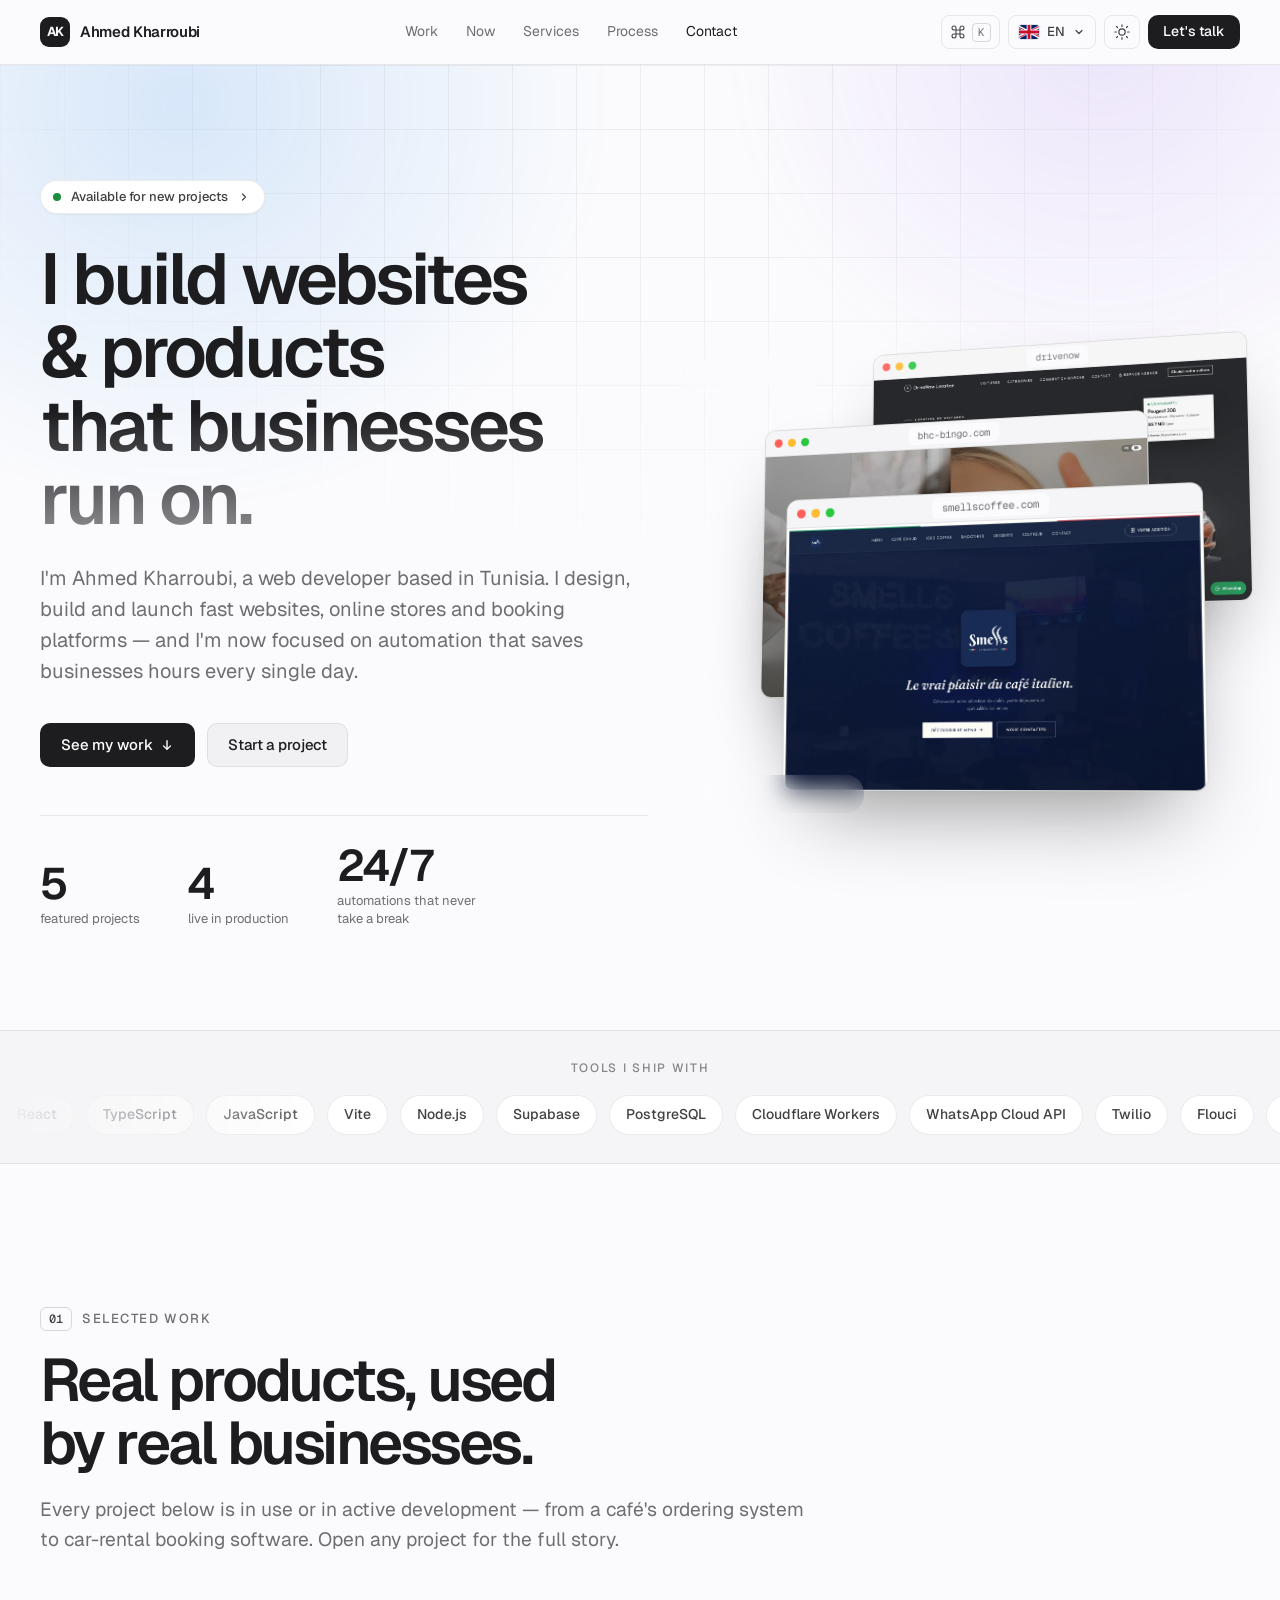
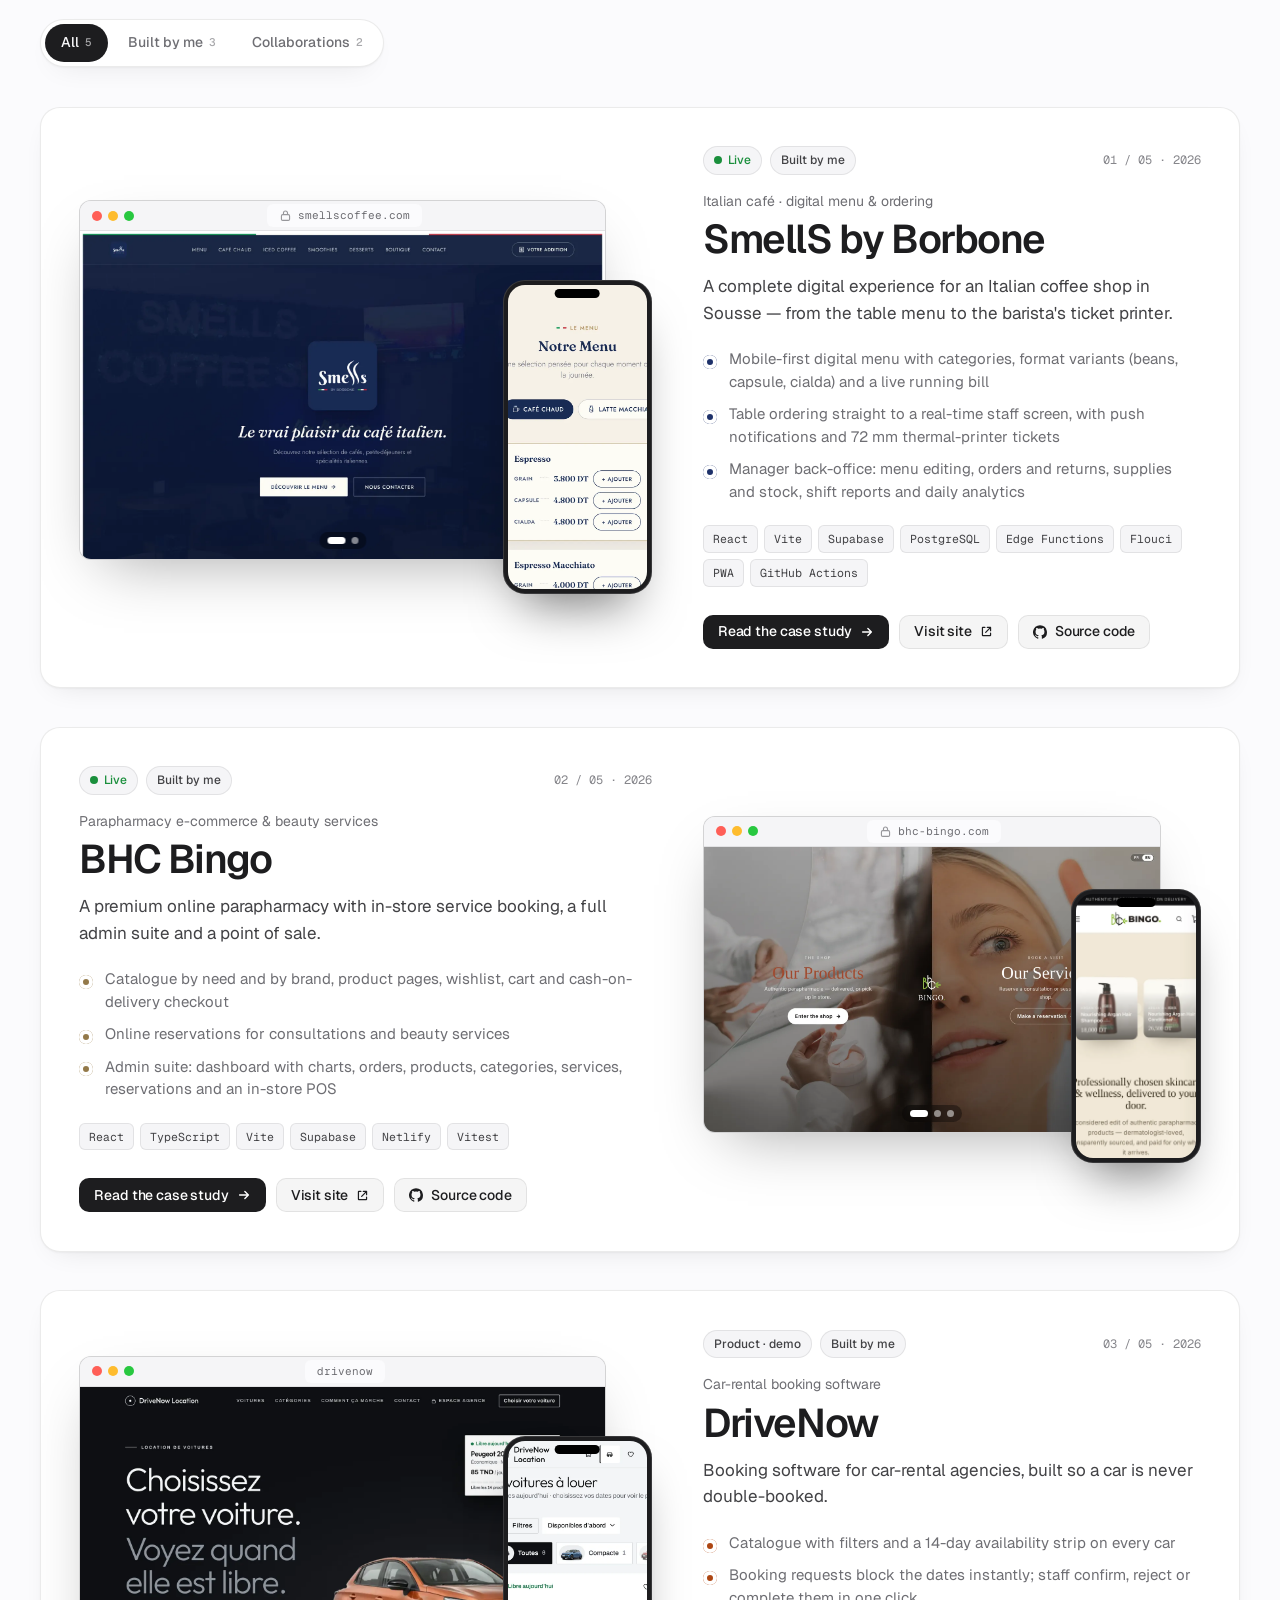
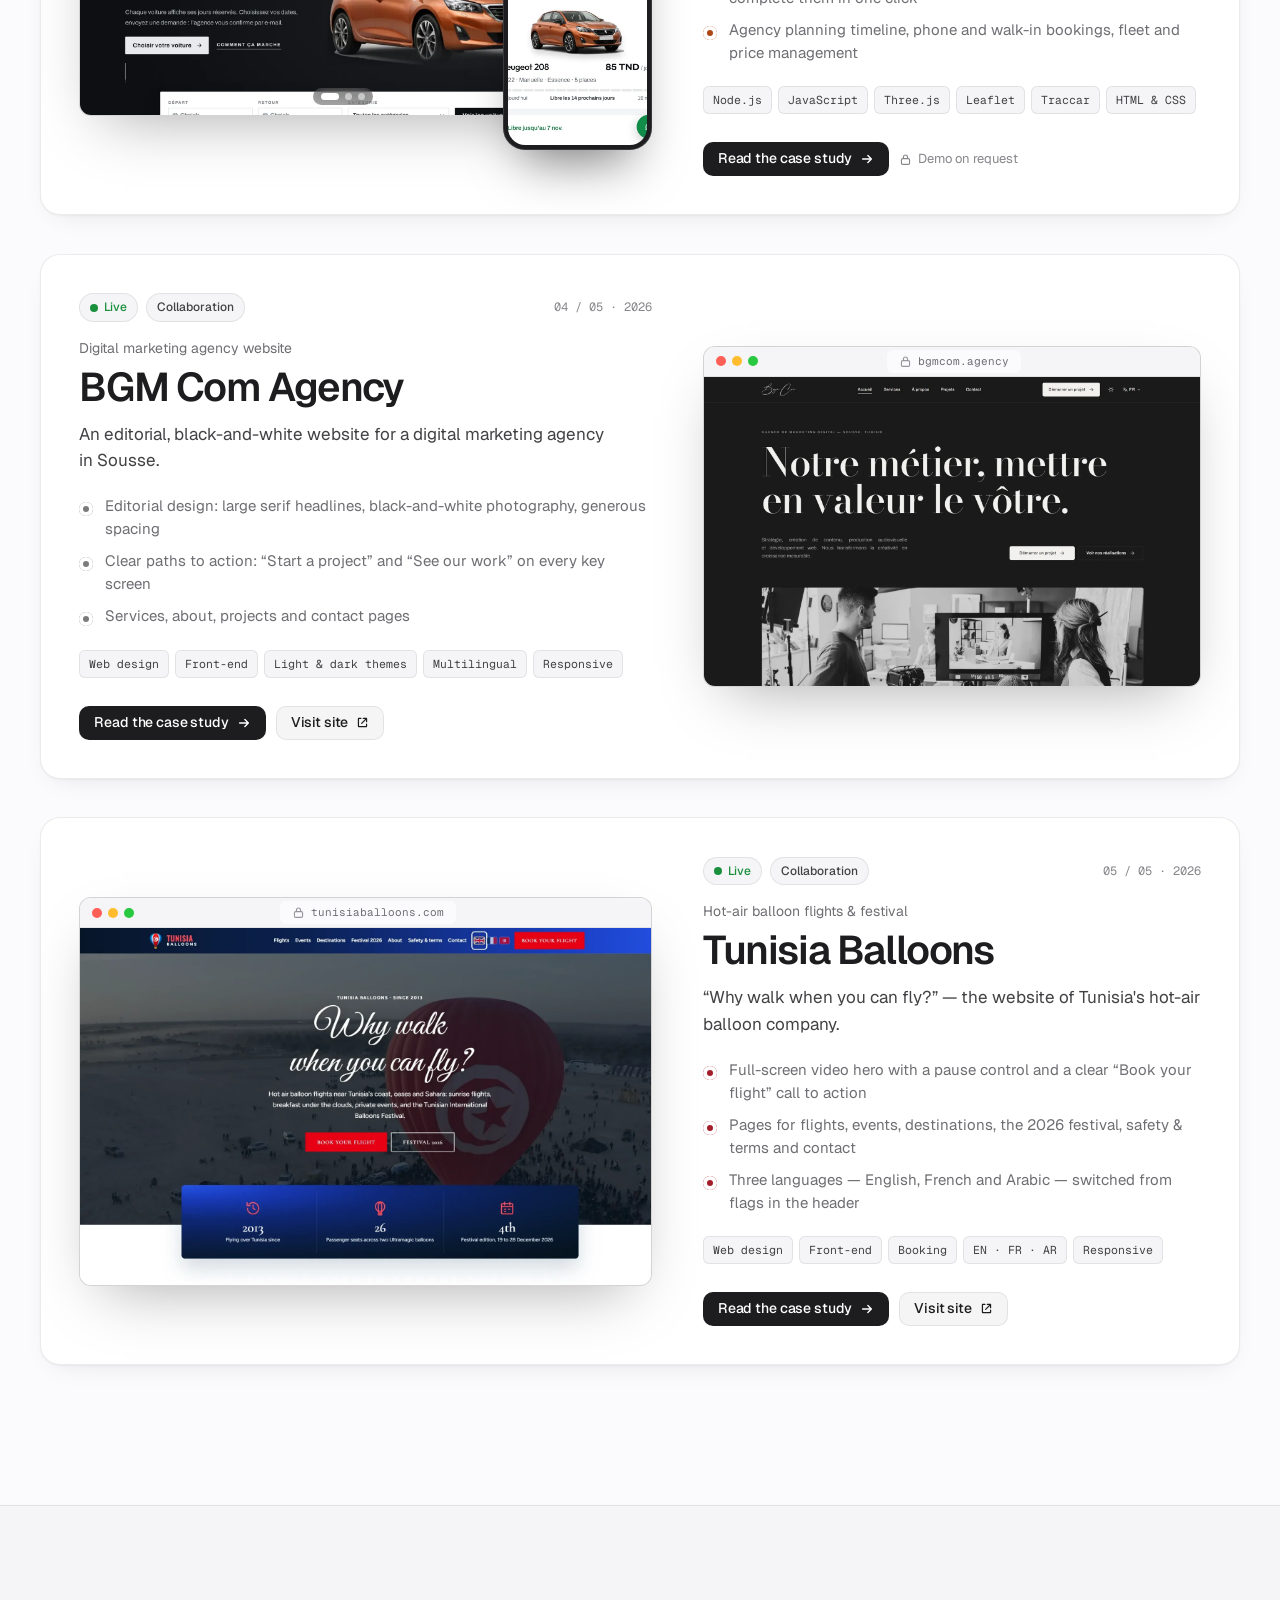
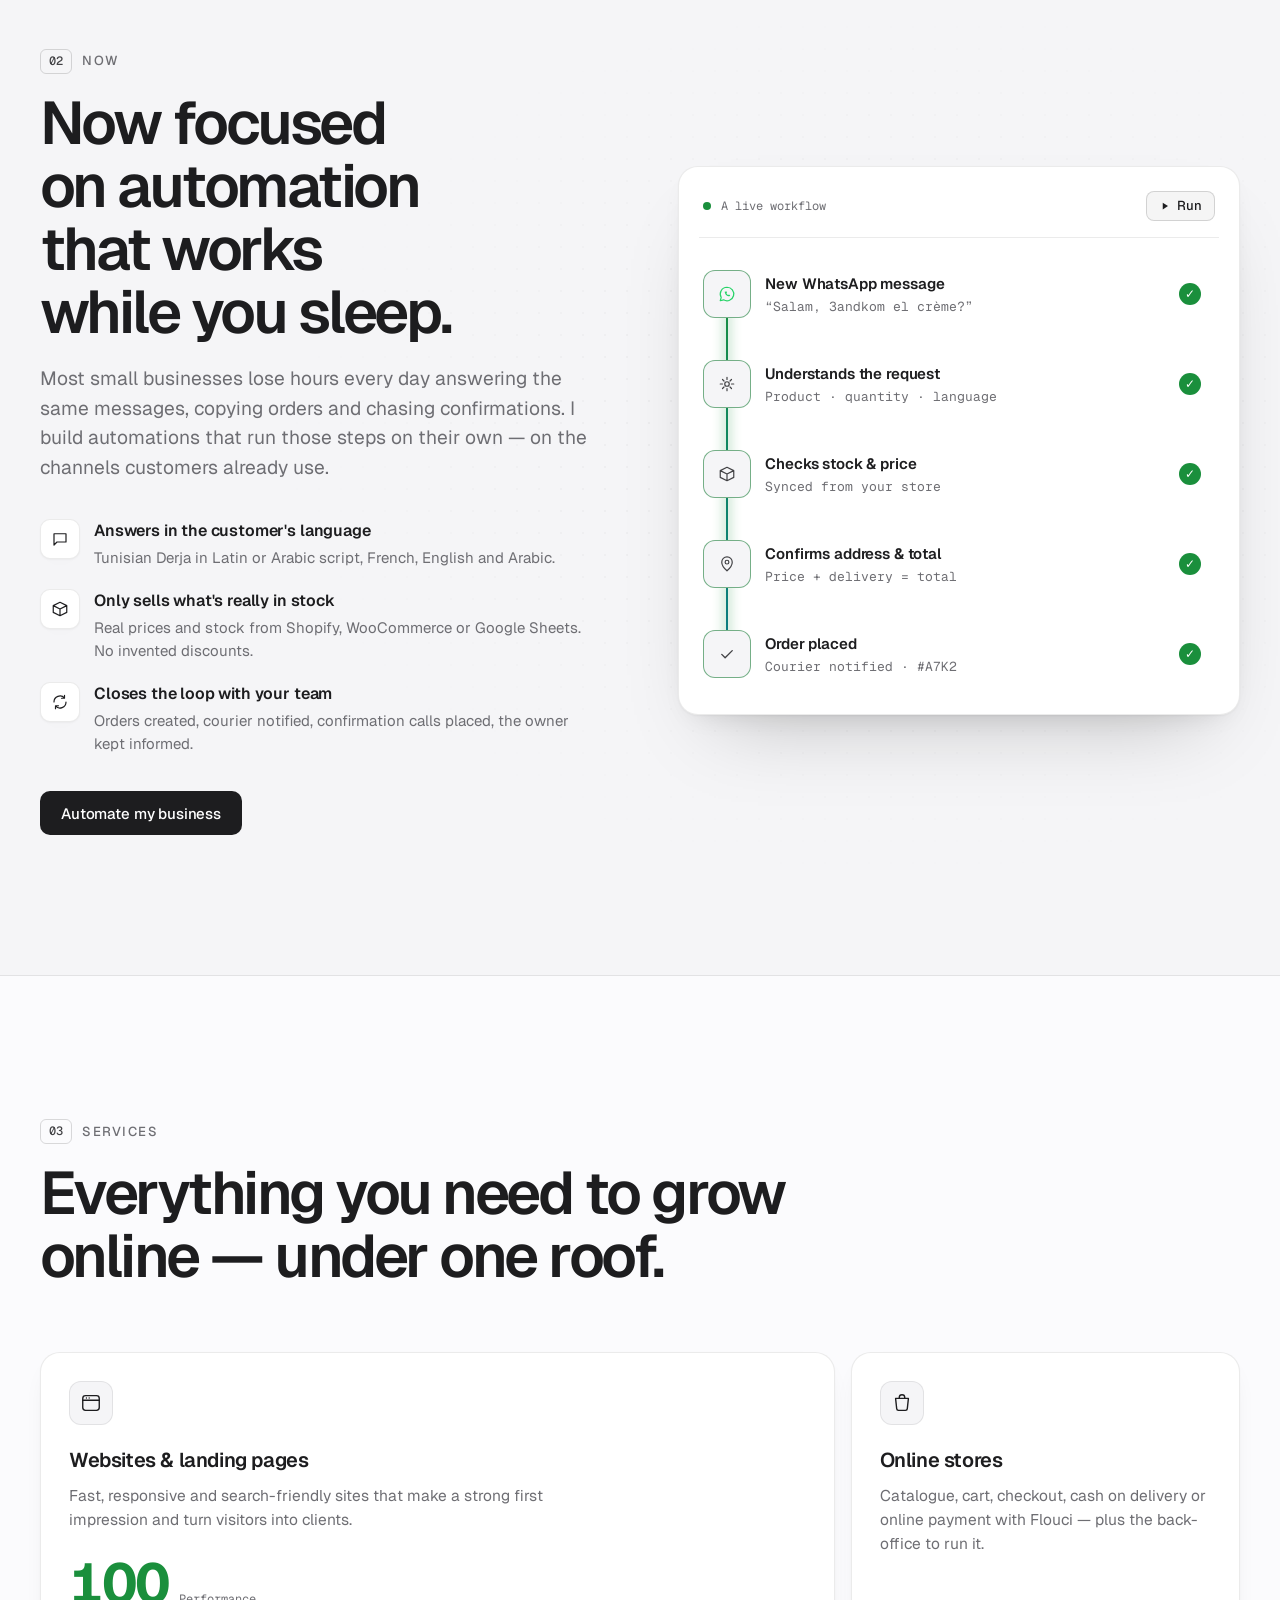
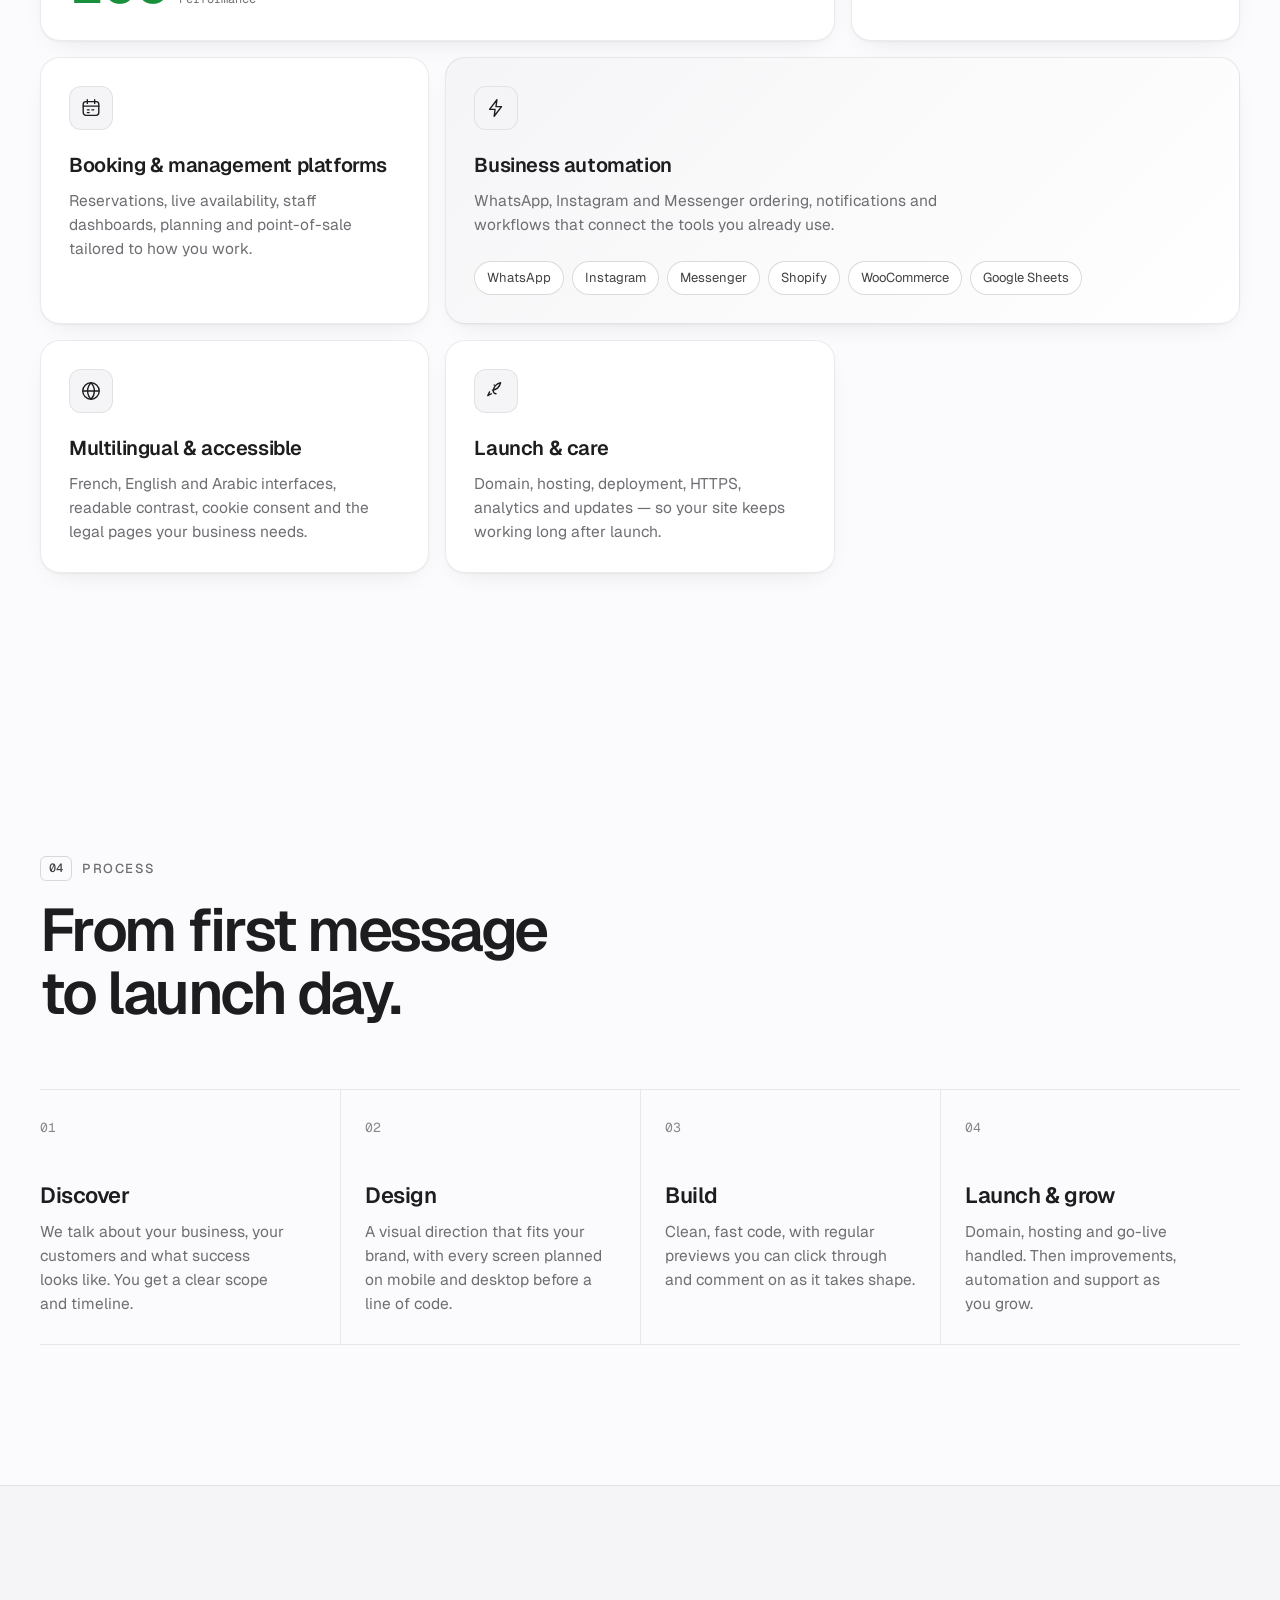
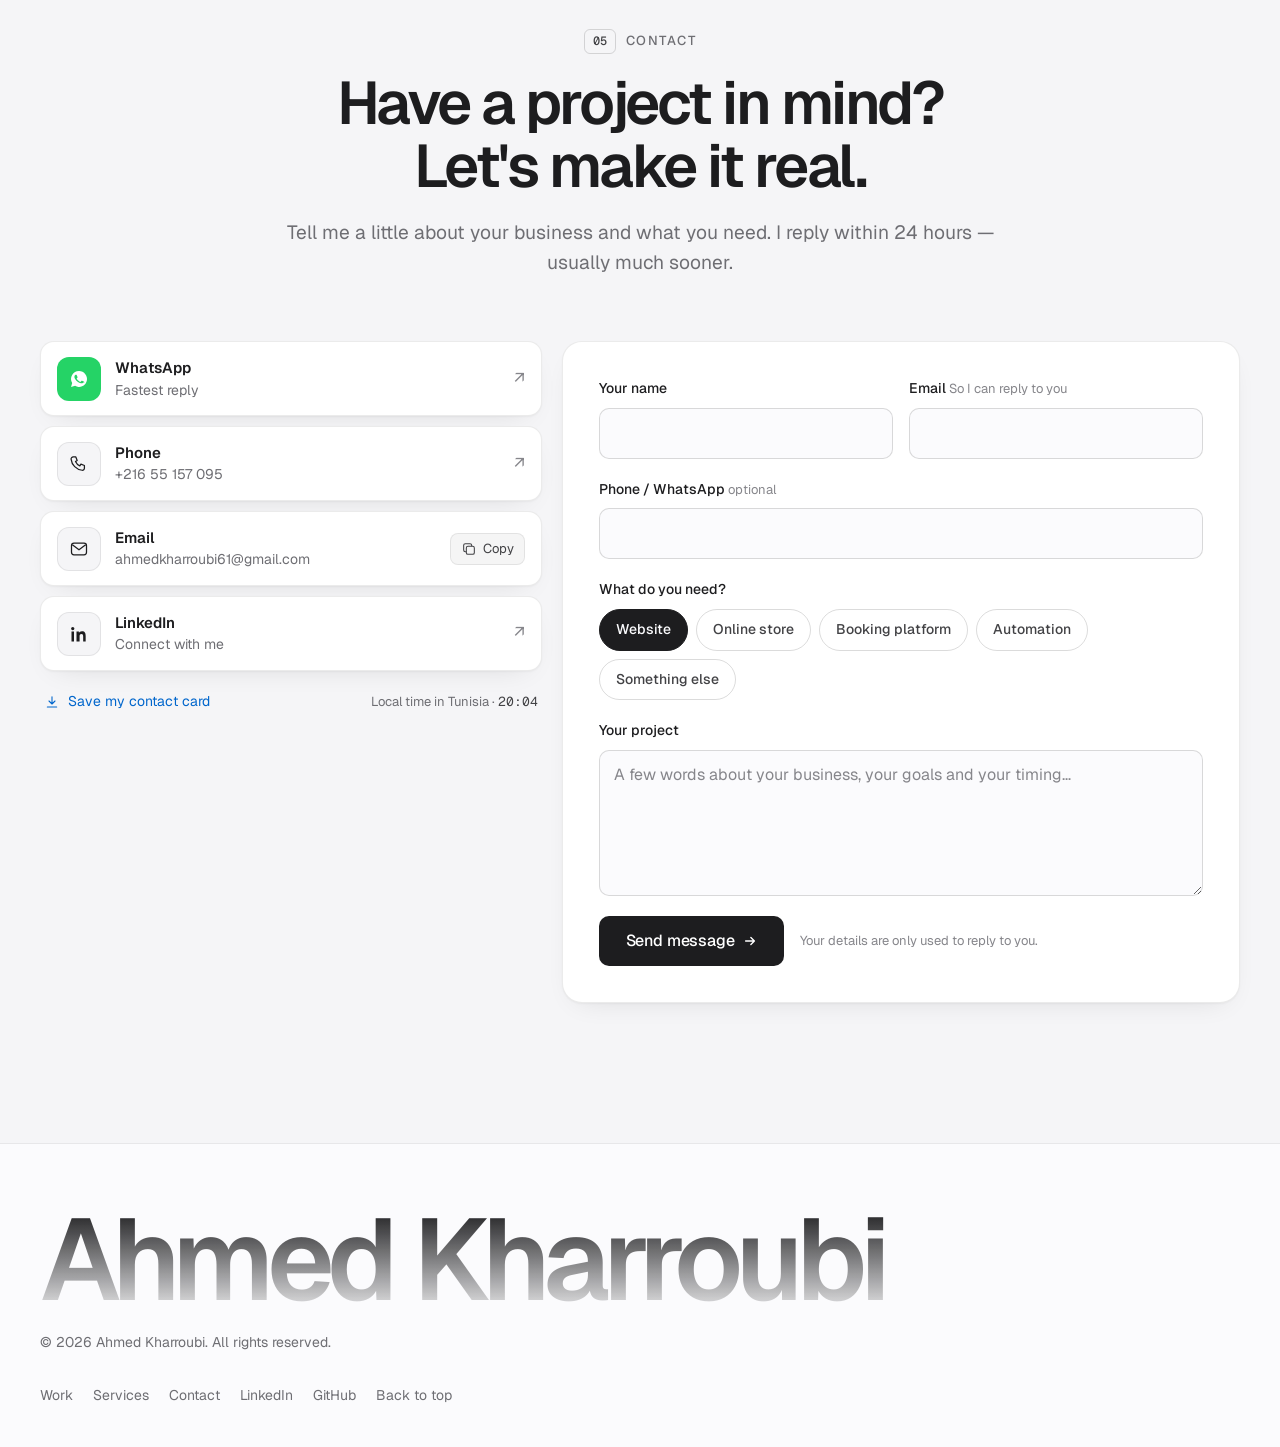
<file: index.html>
<!doctype html>
<html lang="en">
<head>
  <meta charset="utf-8">
  <meta name="viewport" content="width=device-width, initial-scale=1, viewport-fit=cover">
  <meta name="color-scheme" content="light dark">
  <script>
    /* Before first paint: stored theme and language, so nothing flashes. */
    try {
      var s = localStorage.getItem("color-scheme");
      document.querySelector('meta[name="color-scheme"]').content = s || "light dark";
      var l = localStorage.getItem("lang") || ((navigator.language || "en").toLowerCase().indexOf("fr") === 0 ? "fr" : "en");
      document.documentElement.lang = l;
    } catch (e) {}
  </script>
  <title>Ahmed Kharroubi — Web developer · Websites, e-commerce & automation</title>
  <meta name="description" content="Ahmed Kharroubi designs and builds fast, modern websites, online stores, booking platforms and business automation in Tunisia.">
  <meta name="theme-color" media="(prefers-color-scheme: light)" content="#fbfbfd">
  <meta name="theme-color" media="(prefers-color-scheme: dark)" content="#000000">
  <link rel="canonical" href="https://ahmedkharroubi.qd.je/">
  <link rel="alternate" hreflang="en" href="https://ahmedkharroubi.qd.je/?lang=en">
  <link rel="alternate" hreflang="fr" href="https://ahmedkharroubi.qd.je/?lang=fr">
  <link rel="alternate" hreflang="x-default" href="https://ahmedkharroubi.qd.je/">
  <link rel="icon" href="assets/favicon.svg" type="image/svg+xml">
  <link rel="apple-touch-icon" href="assets/apple-touch-icon.png">

  <meta property="og:type" content="website">
  <meta property="og:url" content="https://ahmedkharroubi.qd.je/">
  <meta property="og:title" content="Ahmed Kharroubi — Web developer">
  <meta property="og:description" content="Websites, online stores, booking platforms and business automation.">
  <meta property="og:image" content="https://ahmedkharroubi.qd.je/assets/og.png">
  <meta property="og:locale" content="en_GB">
  <meta property="og:locale:alternate" content="fr_FR">
  <meta name="twitter:card" content="summary_large_image">

  <link rel="preconnect" href="https://fonts.googleapis.com">
  <link rel="preconnect" href="https://fonts.gstatic.com" crossorigin>
  <link rel="stylesheet" href="https://fonts.googleapis.com/css2?family=Geist:wght@300..800&family=Geist+Mono:wght@400..600&family=Instrument+Serif:ital@0;1&display=swap">
  <link rel="stylesheet" href="assets/css/style.css">
  <link rel="preload" as="image" href="assets/work/smells.webp" fetchpriority="high">

  <script type="application/ld+json">
  {
    "@context": "https://schema.org",
    "@type": "Person",
    "name": "Ahmed Kharroubi",
    "url": "https://ahmedkharroubi.qd.je/",
    "jobTitle": "Web developer",
    "email": "mailto:ahmedkharroubi61@gmail.com",
    "telephone": "+21655157095",
    "address": { "@type": "PostalAddress", "addressCountry": "TN" },
    "sameAs": ["https://www.linkedin.com/in/ahmed-kharroubi-0179a1449/", "https://github.com/ahmedkharroubi61-hash"],
    "knowsLanguage": ["en", "fr", "ar"]
  }
  </script>
  <script type="module" src="assets/js/main.js"></script>
</head>
<body>
  <a class="skip" href="#main" data-i18n="skip">Skip to content</a>

  <!-- ============ Header ============ -->
  <header class="nav" id="top">
    <div class="nav__inner">
      <a class="brand" href="#top" aria-label="Ahmed Kharroubi — home">
        <span class="brand__mark" aria-hidden="true">
          <span class="mono">AK</span>
        </span>
        <span class="brand__name">Ahmed Kharroubi</span>
      </a>

      <nav class="nav__links" aria-label="Main">
        <a href="#work" data-i18n="nav.work">Work</a>
        <a href="#now" data-i18n="nav.now">Now</a>
        <a href="#services" data-i18n="nav.services">Services</a>
        <a href="#process" data-i18n="nav.process">Process</a>
        <a href="#contact" data-i18n="nav.contact">Contact</a>
      </nav>

      <div class="nav__tools">
        <button class="icon-btn kbd-btn" type="button" id="cmd-trigger" data-i18n-aria="cmd.open" aria-label="Quick actions" aria-haspopup="dialog">
          <svg viewBox="0 0 24 24" width="16" height="16" aria-hidden="true"><path d="M15 6v12a3 3 0 1 0 3-3H6a3 3 0 1 0 3 3V6a3 3 0 1 0-3 3h12a3 3 0 1 0-3-3" fill="none" stroke="currentColor" stroke-width="1.6" stroke-linecap="round" stroke-linejoin="round"/></svg>
          <kbd>K</kbd>
        </button>

        <!-- Language menu -->
        <div class="lang">
          <button class="lang__trigger" id="lang-trigger" type="button" aria-haspopup="menu" aria-expanded="false" commandfor="lang-menu" command="toggle-popover">
            <span class="flag" data-flag-current aria-hidden="true"></span>
            <span class="lang__code" data-lang-code>EN</span>
            <svg class="chev" viewBox="0 0 16 16" width="12" height="12" aria-hidden="true"><path d="m4 6 4 4 4-4" fill="none" stroke="currentColor" stroke-width="1.6" stroke-linecap="round" stroke-linejoin="round"/></svg>
            <span class="sr-only" data-i18n="nav.language">Language</span>
          </button>
          <div id="lang-menu" class="lang__menu" popover="auto">
            <div focusgroup="menu nomemory" aria-labelledby="lang-trigger">
              <div role="group" aria-label="Language">
                <button type="button" role="menuitemradio" aria-checked="false" data-set-lang="en" lang="en">
                  <span class="flag flag--uk" aria-hidden="true"></span><span>English</span><span class="hint" aria-hidden="true">EN</span>
                </button>
                <button type="button" role="menuitemradio" aria-checked="false" data-set-lang="fr" lang="fr">
                  <span class="flag flag--fr" aria-hidden="true"></span><span>Français</span><span class="hint" aria-hidden="true">FR</span>
                </button>
              </div>
            </div>
          </div>
        </div>

        <!-- Theme toggle: system (shown as its resolved value) or the opposite -->
        <button class="icon-btn theme-btn" type="button" id="theme-toggle">
          <svg class="i-sun" viewBox="0 0 24 24" width="18" height="18" aria-hidden="true"><circle cx="12" cy="12" r="4.2" fill="none" stroke="currentColor" stroke-width="1.6"/><path d="M12 2.5v2M12 19.5v2M4.6 4.6 6 6M18 18l1.4 1.4M2.5 12h2M19.5 12h2M4.6 19.4 6 18M18 6l1.4-1.4" stroke="currentColor" stroke-width="1.6" stroke-linecap="round"/></svg>
          <svg class="i-moon" viewBox="0 0 24 24" width="18" height="18" aria-hidden="true"><path d="M20 14.5A8 8 0 0 1 9.5 4a8 8 0 1 0 10.5 10.5Z" fill="none" stroke="currentColor" stroke-width="1.6" stroke-linejoin="round"/></svg>
          <span class="sr-only t-dark" data-i18n="theme.toDark">Switch to dark theme</span>
          <span class="sr-only t-light" data-i18n="theme.toLight">Switch to light theme</span>
        </button>

        <a class="btn btn--primary btn--sm nav__cta" href="#contact" data-i18n="nav.talk">Let's talk</a>
      </div>
    </div>
  </header>

  <main id="main">
    <!-- ============ Hero ============ -->
    <section class="hero" aria-labelledby="hero-title">
      <div class="hero__bg" aria-hidden="true">
        <div class="hero__grid"></div>
        <div class="hero__glow"></div>
      </div>

      <div class="wrap hero__inner">
        <div class="hero__copy">
          <a class="pill" href="#contact">
            <span class="dot dot--live" aria-hidden="true"></span>
            <span data-i18n="hero.badge">Available for new projects</span>
            <svg viewBox="0 0 16 16" width="12" height="12" aria-hidden="true"><path d="M6 4l4 4-4 4" fill="none" stroke="currentColor" stroke-width="1.6" stroke-linecap="round" stroke-linejoin="round"/></svg>
          </a>
          <h1 id="hero-title" class="hero__title">
            <span class="line" data-i18n="hero.title.a">I build websites &amp; products</span>
            <span class="line grad" data-i18n="hero.title.b">that businesses run on.</span>
          </h1>
          <p class="hero__lead" data-i18n="hero.lead">I'm Ahmed Kharroubi, a web developer based in Tunisia. I design, build and launch fast websites, online stores and booking platforms — and I'm now focused on automation that saves businesses hours every single day.</p>
          <div class="hero__ctas">
            <a class="btn btn--primary" href="#work">
              <span data-i18n="hero.cta.work">See my work</span>
              <svg viewBox="0 0 16 16" width="14" height="14" aria-hidden="true"><path d="M8 3v10m0 0 4-4m-4 4L4 9" fill="none" stroke="currentColor" stroke-width="1.6" stroke-linecap="round" stroke-linejoin="round"/></svg>
            </a>
            <a class="btn btn--ghost" href="#contact" data-i18n="hero.cta.contact">Start a project</a>
          </div>

          <dl class="stats">
            <div><dt data-i18n="hero.stat.projects">featured projects</dt><dd><span data-count="5">5</span></dd></div>
            <div><dt data-i18n="hero.stat.live">live in production</dt><dd><span data-count="4">4</span></dd></div>
            <div><dt data-i18n="hero.stat.wip">automations that never take a break</dt><dd>24/7</dd></div>
          </dl>
        </div>

        <div class="hero__visual" aria-hidden="true">
          <div class="stack3d" data-parallax>
            <figure class="win win--back">
              <div class="win__bar"><i></i><i></i><i></i><span>drivenow</span></div>
              <img src="assets/work/drivenow.webp" alt="" width="1600" height="1000">
            </figure>
            <figure class="win win--mid">
              <div class="win__bar"><i></i><i></i><i></i><span>bhc-bingo.com</span></div>
              <img src="assets/work/bhc-split.webp" alt="" width="1600" height="1000">
            </figure>
            <figure class="win win--front">
              <div class="win__bar"><i></i><i></i><i></i><span>smellscoffee.com</span></div>
              <img src="assets/work/smells.webp" alt="" width="1600" height="1000" fetchpriority="high">
            </figure>
            <div class="chip chip--a"><span class="dot dot--live"></span>smellscoffee.com · <b data-i18n="hero.chip.live">Live</b></div>
            <div class="chip chip--b"><span class="dot dot--live"></span>bhc-bingo.com · <b data-i18n="hero.chip.live">Live</b></div>
          </div>
        </div>
      </div>
    </section>

    <!-- ============ Stack marquee ============ -->
    <section class="marquee" aria-labelledby="stack-title">
      <h2 id="stack-title" class="marquee__title" data-i18n="stack.title">Tools I ship with</h2>
      <div class="marquee__track">
        <ul class="marquee__list">
          <li>React</li><li>TypeScript</li><li>JavaScript</li><li>Vite</li><li>Node.js</li><li>Supabase</li><li>PostgreSQL</li><li>Cloudflare Workers</li><li>WhatsApp Cloud API</li><li>Twilio</li><li>Flouci</li><li>Three.js</li><li>Leaflet</li><li>GitHub Actions</li><li>Netlify</li><li>Vitest</li>
        </ul>
        <ul class="marquee__list" aria-hidden="true">
          <li>React</li><li>TypeScript</li><li>JavaScript</li><li>Vite</li><li>Node.js</li><li>Supabase</li><li>PostgreSQL</li><li>Cloudflare Workers</li><li>WhatsApp Cloud API</li><li>Twilio</li><li>Flouci</li><li>Three.js</li><li>Leaflet</li><li>GitHub Actions</li><li>Netlify</li><li>Vitest</li>
        </ul>
      </div>
    </section>

    <!-- ============ Work ============ -->
    <section class="section" id="work" aria-labelledby="work-title">
      <div class="wrap">
        <header class="sec-head reveal">
          <p class="eyebrow"><span class="eyebrow__n">01</span><span data-i18n="work.eyebrow">Selected work</span></p>
          <h2 id="work-title" class="sec-title" data-i18n="work.title">Real products, used by real businesses.</h2>
          <p class="sec-lead" data-i18n="work.lead">Every project below is in use or in active development — from a café's ordering system to car-rental booking software. Open any project for the full story.</p>
        </header>

        <div class="filters reveal" role="radiogroup" data-i18n-aria="work.filters" aria-label="Filter projects">
          <button type="button" role="radio" aria-checked="true" data-filter="all"><span data-i18n="work.filter.all">All</span> <span class="count" data-count-for="all"></span></button>
          <button type="button" role="radio" aria-checked="false" data-filter="built"><span data-i18n="work.filter.built">Built by me</span> <span class="count" data-count-for="built"></span></button>
          <button type="button" role="radio" aria-checked="false" data-filter="collab"><span data-i18n="work.filter.collab">Collaborations</span> <span class="count" data-count-for="collab"></span></button>
        </div>

        <ol class="projects" id="projects" aria-live="polite">
          <!-- Rendered from assets/js/content.js -->
        </ol>
        <noscript><p class="sec-lead">SmellS by Borbone — smellscoffee.com · BHC Bingo — bhc-bingo.com · DriveNow · BGM Com Agency — bgmcom.agency · Tunisia Balloons — tunisiaballoons.com</p></noscript>
      </div>
    </section>

    <!-- ============ Now: automation ============ -->
    <section class="section now" id="now" aria-labelledby="now-title">
      <div class="wrap now__inner">
        <div class="now__copy reveal">
          <p class="eyebrow"><span class="eyebrow__n">02</span><span data-i18n="now.eyebrow">Now</span></p>
          <h2 id="now-title" class="sec-title" data-i18n="now.title">Now focused on automation that works while you sleep.</h2>
          <p class="sec-lead" data-i18n="now.lead">Most small businesses lose hours every day answering the same messages, copying orders and chasing confirmations. I build automations that run those steps on their own — on the channels customers already use.</p>
          <ul class="points">
            <li>
              <span class="points__i" aria-hidden="true"><svg viewBox="0 0 24 24" width="18" height="18"><path d="M4 5h16v11H8l-4 4V5Z" fill="none" stroke="currentColor" stroke-width="1.6" stroke-linejoin="round"/></svg></span>
              <div><h3 data-i18n="now.p1.t">Answers in the customer's language</h3><p data-i18n="now.p1.d">Tunisian Derja in Latin or Arabic script, French, English and Arabic.</p></div>
            </li>
            <li>
              <span class="points__i" aria-hidden="true"><svg viewBox="0 0 24 24" width="18" height="18"><path d="M3 7.5 12 3l9 4.5v9L12 21l-9-4.5v-9Zm0 0 9 4.5m0 0 9-4.5M12 12v9" fill="none" stroke="currentColor" stroke-width="1.6" stroke-linejoin="round"/></svg></span>
              <div><h3 data-i18n="now.p2.t">Only sells what's really in stock</h3><p data-i18n="now.p2.d">Real prices and stock from Shopify, WooCommerce or Google Sheets. No invented discounts.</p></div>
            </li>
            <li>
              <span class="points__i" aria-hidden="true"><svg viewBox="0 0 24 24" width="18" height="18"><path d="M4 12a8 8 0 0 1 14-5.3M20 12a8 8 0 0 1-14 5.3M18 3v4h-4M6 21v-4h4" fill="none" stroke="currentColor" stroke-width="1.6" stroke-linecap="round" stroke-linejoin="round"/></svg></span>
              <div><h3 data-i18n="now.p3.t">Closes the loop with your team</h3><p data-i18n="now.p3.d">Orders created, courier notified, confirmation calls placed, the owner kept informed.</p></div>
            </li>
          </ul>
          <a class="btn btn--primary" href="#contact" data-i18n="now.cta">Automate my business</a>
        </div>

        <div class="flow reveal" id="flow">
          <div class="flow__head">
            <span class="flow__title"><span class="dot dot--live" aria-hidden="true"></span><span data-i18n="now.flow.label">A live workflow</span></span>
            <button class="flow__run" type="button" id="flow-run">
              <svg viewBox="0 0 16 16" width="12" height="12" aria-hidden="true"><path d="M5 3.5v9l7-4.5-7-4.5Z" fill="currentColor"/></svg>
              <span data-i18n="now.flow.run">Run</span>
            </button>
          </div>
          <ol class="flow__steps">
            <li class="node" style="--i:0">
              <span class="node__ic node__ic--wa" aria-hidden="true"><svg viewBox="0 0 24 24" width="18" height="18"><path d="M12 3a9 9 0 0 0-7.7 13.6L3 21l4.5-1.2A9 9 0 1 0 12 3Z" fill="none" stroke="currentColor" stroke-width="1.6" stroke-linejoin="round"/><path d="M9 8.5c0 3.5 2.6 6.5 6.4 6.6l.9-1.6-1.8-.9-.8.8c-1-.4-2-1.4-2.5-2.5l.8-.8-.9-1.8L9.5 9" fill="currentColor"/></svg></span>
              <span class="node__t"><b data-i18n="now.flow.1">New WhatsApp message</b><small data-i18n="now.flow.1s">“Salam, 3andkom el crème?”</small></span>
              <span class="node__ok" aria-hidden="true">✓</span>
            </li>
            <li class="node" style="--i:1">
              <span class="node__ic" aria-hidden="true"><svg viewBox="0 0 24 24" width="18" height="18"><path d="M12 3v3m0 12v3M3 12h3m12 0h3M6 6l2 2m8 8 2 2M6 18l2-2m8-8 2-2" stroke="currentColor" stroke-width="1.6" stroke-linecap="round"/><circle cx="12" cy="12" r="3" fill="none" stroke="currentColor" stroke-width="1.6"/></svg></span>
              <span class="node__t"><b data-i18n="now.flow.2">Understands the request</b><small data-i18n="now.flow.2s">Product · quantity · language</small></span>
              <span class="node__ok" aria-hidden="true">✓</span>
            </li>
            <li class="node" style="--i:2">
              <span class="node__ic" aria-hidden="true"><svg viewBox="0 0 24 24" width="18" height="18"><path d="M3 7.5 12 3l9 4.5v9L12 21l-9-4.5v-9Zm0 0 9 4.5m0 0 9-4.5M12 12v9" fill="none" stroke="currentColor" stroke-width="1.6" stroke-linejoin="round"/></svg></span>
              <span class="node__t"><b data-i18n="now.flow.3">Checks stock &amp; price</b><small data-i18n="now.flow.3s">Synced from your store</small></span>
              <span class="node__ok" aria-hidden="true">✓</span>
            </li>
            <li class="node" style="--i:3">
              <span class="node__ic" aria-hidden="true"><svg viewBox="0 0 24 24" width="18" height="18"><path d="M12 21s-7-6.2-7-11.5A7 7 0 0 1 19 9.5C19 14.8 12 21 12 21Z" fill="none" stroke="currentColor" stroke-width="1.6" stroke-linejoin="round"/><circle cx="12" cy="9.5" r="2.5" fill="none" stroke="currentColor" stroke-width="1.6"/></svg></span>
              <span class="node__t"><b data-i18n="now.flow.4">Confirms address &amp; total</b><small data-i18n="now.flow.4s">Price + delivery = total</small></span>
              <span class="node__ok" aria-hidden="true">✓</span>
            </li>
            <li class="node node--end" style="--i:4">
              <span class="node__ic node__ic--ok" aria-hidden="true"><svg viewBox="0 0 24 24" width="18" height="18"><path d="m5 12.5 4.5 4.5L19 7.5" fill="none" stroke="currentColor" stroke-width="1.8" stroke-linecap="round" stroke-linejoin="round"/></svg></span>
              <span class="node__t"><b data-i18n="now.flow.5">Order placed</b><small data-i18n="now.flow.5s">Courier notified · #A7K2</small></span>
              <span class="node__ok" aria-hidden="true">✓</span>
            </li>
          </ol>
        </div>
      </div>
    </section>

    <!-- ============ Services ============ -->
    <section class="section" id="services" aria-labelledby="services-title">
      <div class="wrap">
        <header class="sec-head reveal">
          <p class="eyebrow"><span class="eyebrow__n">03</span><span data-i18n="services.eyebrow">Services</span></p>
          <h2 id="services-title" class="sec-title" data-i18n="services.title">Everything you need to grow online — under one roof.</h2>
        </header>
        <ul class="bento">
          <li class="card reveal bento--wide">
            <span class="card__ic" aria-hidden="true"><svg viewBox="0 0 24 24" width="22" height="22"><rect x="3" y="4" width="18" height="16" rx="3" fill="none" stroke="currentColor" stroke-width="1.5"/><path d="M3 9h18M7 6.5h.01M10 6.5h.01" stroke="currentColor" stroke-width="1.5" stroke-linecap="round"/></svg></span>
            <h3 data-i18n="services.s1.t">Websites &amp; landing pages</h3>
            <p data-i18n="services.s1.d">Fast, responsive and search-friendly sites that make a strong first impression and turn visitors into clients.</p>
            <div class="bento__art bento__art--speed" aria-hidden="true"><span>100</span><small>Performance</small></div>
          </li>
          <li class="card reveal">
            <span class="card__ic" aria-hidden="true"><svg viewBox="0 0 24 24" width="22" height="22"><path d="M5 7h14l-1.2 11.1A2 2 0 0 1 15.8 20H8.2a2 2 0 0 1-2-1.9L5 7Zm4 0V6a3 3 0 0 1 6 0v1" fill="none" stroke="currentColor" stroke-width="1.5" stroke-linejoin="round"/></svg></span>
            <h3 data-i18n="services.s2.t">Online stores</h3>
            <p data-i18n="services.s2.d">Catalogue, cart, checkout, cash on delivery or online payment with Flouci — plus the back-office to run it.</p>
          </li>
          <li class="card reveal">
            <span class="card__ic" aria-hidden="true"><svg viewBox="0 0 24 24" width="22" height="22"><rect x="3.5" y="5" width="17" height="15" rx="3" fill="none" stroke="currentColor" stroke-width="1.5"/><path d="M3.5 10h17M8 3v4m8-4v4m-8 7h2m3 0h2m-7 3h2" stroke="currentColor" stroke-width="1.5" stroke-linecap="round"/></svg></span>
            <h3 data-i18n="services.s3.t">Booking &amp; management platforms</h3>
            <p data-i18n="services.s3.d">Reservations, live availability, staff dashboards, planning and point-of-sale tailored to how you work.</p>
          </li>
          <li class="card reveal bento--wide bento--accent">
            <span class="card__ic" aria-hidden="true"><svg viewBox="0 0 24 24" width="22" height="22"><path d="M13 3 5 13.5h6L10 21l8-10.5h-6L13 3Z" fill="none" stroke="currentColor" stroke-width="1.5" stroke-linejoin="round"/></svg></span>
            <h3 data-i18n="services.s4.t">Business automation</h3>
            <p data-i18n="services.s4.d">WhatsApp, Instagram and Messenger ordering, notifications and workflows that connect the tools you already use.</p>
            <div class="bento__art bento__art--chan" aria-hidden="true"><span>WhatsApp</span><span>Instagram</span><span>Messenger</span><span>Shopify</span><span>WooCommerce</span><span>Google Sheets</span></div>
          </li>
          <li class="card reveal">
            <span class="card__ic" aria-hidden="true"><svg viewBox="0 0 24 24" width="22" height="22"><circle cx="12" cy="12" r="9" fill="none" stroke="currentColor" stroke-width="1.5"/><path d="M3 12h18M12 3c2.5 2.6 3.7 5.6 3.7 9s-1.2 6.4-3.7 9c-2.5-2.6-3.7-5.6-3.7-9S9.5 5.6 12 3Z" fill="none" stroke="currentColor" stroke-width="1.5"/></svg></span>
            <h3 data-i18n="services.s5.t">Multilingual &amp; accessible</h3>
            <p data-i18n="services.s5.d">French, English and Arabic interfaces, readable contrast, cookie consent and the legal pages your business needs.</p>
          </li>
          <li class="card reveal">
            <span class="card__ic" aria-hidden="true"><svg viewBox="0 0 24 24" width="22" height="22"><path d="M12 15c-1.5 0-3-1.5-3-3 0-4 3-8 8-9-1 5-5 8-9 8m-3 2-2 4 4-2m3-9.5h.01" fill="none" stroke="currentColor" stroke-width="1.5" stroke-linecap="round" stroke-linejoin="round"/></svg></span>
            <h3 data-i18n="services.s6.t">Launch &amp; care</h3>
            <p data-i18n="services.s6.d">Domain, hosting, deployment, HTTPS, analytics and updates — so your site keeps working long after launch.</p>
          </li>
        </ul>
      </div>
    </section>

    <!-- ============ Process ============ -->
    <section class="section" id="process" aria-labelledby="process-title">
      <div class="wrap">
        <header class="sec-head reveal">
          <p class="eyebrow"><span class="eyebrow__n">04</span><span data-i18n="process.eyebrow">Process</span></p>
          <h2 id="process-title" class="sec-title" data-i18n="process.title">From first message to launch day.</h2>
        </header>
        <ol class="steps">
          <li class="reveal"><span class="steps__n">01</span><h3 data-i18n="process.p1.t">Discover</h3><p data-i18n="process.p1.d">We talk about your business, your customers and what success looks like. You get a clear scope and timeline.</p></li>
          <li class="reveal"><span class="steps__n">02</span><h3 data-i18n="process.p2.t">Design</h3><p data-i18n="process.p2.d">A visual direction that fits your brand, with every screen planned on mobile and desktop before a line of code.</p></li>
          <li class="reveal"><span class="steps__n">03</span><h3 data-i18n="process.p3.t">Build</h3><p data-i18n="process.p3.d">Clean, fast code, with regular previews you can click through and comment on as it takes shape.</p></li>
          <li class="reveal"><span class="steps__n">04</span><h3 data-i18n="process.p4.t">Launch &amp; grow</h3><p data-i18n="process.p4.d">Domain, hosting and go-live handled. Then improvements, automation and support as you grow.</p></li>
        </ol>
      </div>
    </section>

    <!-- ============ Contact ============ -->
    <section class="section contact" id="contact" aria-labelledby="contact-title">
      <div class="wrap">
        <header class="sec-head sec-head--center reveal">
          <p class="eyebrow"><span class="eyebrow__n">05</span><span data-i18n="contact.eyebrow">Contact</span></p>
          <h2 id="contact-title" class="sec-title" data-i18n="contact.title">Have a project in mind? Let's make it real.</h2>
          <p class="sec-lead" data-i18n="contact.lead">Tell me a little about your business and what you need. I reply within 24 hours — usually much sooner.</p>
        </header>

        <div class="contact__grid">
          <aside class="channels reveal">
            <a class="channel channel--wa" href="https://wa.me/21655157095" target="_blank" rel="noopener">
              <span class="channel__ic" aria-hidden="true"><svg viewBox="0 0 24 24" width="20" height="20"><path d="M12 2.5a9.5 9.5 0 0 0-8.2 14.3L2.5 21.5l4.8-1.3A9.5 9.5 0 1 0 12 2.5Zm5.4 13.4c-.2.6-1.3 1.2-1.8 1.3-.5 0-1 .2-3.3-.7-2.8-1.1-4.6-4-4.7-4.2-.1-.2-1.1-1.5-1.1-2.8 0-1.4.7-2 1-2.3.2-.3.5-.3.7-.3h.5c.2 0 .4 0 .6.5l.9 2.1c0 .2.1.4 0 .6l-.4.6-.4.5c-.1.1-.3.3-.1.6.2.3.8 1.3 1.7 2.1 1.2 1 2.1 1.4 2.4 1.5.3.2.5.1.7-.1l.9-1.1c.2-.3.4-.2.7-.1l2 1c.3.1.5.2.5.3.1.2.1.7-.1 1.4Z" fill="currentColor"/></svg></span>
              <span class="channel__t"><b data-i18n="contact.whatsapp">WhatsApp</b><small data-i18n="contact.whatsapp.d">Fastest reply</small></span>
              <span class="channel__go" aria-hidden="true">↗</span>
            </a>
            <a class="channel" href="tel:+21655157095">
              <span class="channel__ic" aria-hidden="true"><svg viewBox="0 0 24 24" width="20" height="20"><path d="M5 3.5h3.2l1.6 4.2-2 1.3a10 10 0 0 0 5.2 5.2l1.3-2 4.2 1.6V17a2.5 2.5 0 0 1-2.7 2.5A15 15 0 0 1 2.5 6.2 2.5 2.5 0 0 1 5 3.5Z" fill="none" stroke="currentColor" stroke-width="1.5" stroke-linejoin="round"/></svg></span>
              <span class="channel__t"><b data-i18n="contact.phone">Phone</b><small>+216 55 157 095</small></span>
              <span class="channel__go" aria-hidden="true">↗</span>
            </a>
            <div class="channel channel--split">
              <a class="channel__main" href="mailto:ahmedkharroubi61@gmail.com">
                <span class="channel__ic" aria-hidden="true"><svg viewBox="0 0 24 24" width="20" height="20"><rect x="3" y="5" width="18" height="14" rx="3" fill="none" stroke="currentColor" stroke-width="1.5"/><path d="m4 7 8 6 8-6" fill="none" stroke="currentColor" stroke-width="1.5" stroke-linejoin="round"/></svg></span>
                <span class="channel__t"><b data-i18n="contact.email">Email</b><small>ahmedkharroubi61@gmail.com</small></span>
              </a>
              <button class="copy-btn" type="button" data-copy="ahmedkharroubi61@gmail.com">
                <svg viewBox="0 0 24 24" width="16" height="16" aria-hidden="true"><rect x="8" y="8" width="12" height="12" rx="2.5" fill="none" stroke="currentColor" stroke-width="1.6"/><path d="M16 8V6.5A2.5 2.5 0 0 0 13.5 4h-7A2.5 2.5 0 0 0 4 6.5v7A2.5 2.5 0 0 0 6.5 16H8" fill="none" stroke="currentColor" stroke-width="1.6"/></svg>
                <span data-i18n="contact.copy">Copy</span>
              </button>
            </div>
            <a class="channel" href="https://www.linkedin.com/in/ahmed-kharroubi-0179a1449/" target="_blank" rel="noopener">
              <span class="channel__ic" aria-hidden="true"><svg viewBox="0 0 24 24" width="20" height="20"><path d="M4.5 3.5a2 2 0 1 1 0 4 2 2 0 0 1 0-4ZM3 9h3v12H3V9Zm6 0h2.9v1.7c.5-.9 1.7-2 3.6-2 3.8 0 4.5 2.5 4.5 5.8V21h-3v-5.8c0-1.4 0-3.2-2-3.2s-2.3 1.5-2.3 3.1V21H9V9Z" fill="currentColor"/></svg></span>
              <span class="channel__t"><b data-i18n="contact.linkedin">LinkedIn</b><small data-i18n="contact.linkedin.d">Connect with me</small></span>
              <span class="channel__go" aria-hidden="true">↗</span>
            </a>
            <div class="channel-foot">
              <button class="link-btn" type="button" id="vcard">
                <svg viewBox="0 0 24 24" width="16" height="16" aria-hidden="true"><path d="M12 4v11m0 0 4.5-4.5M12 15l-4.5-4.5M5 19.5h14" fill="none" stroke="currentColor" stroke-width="1.6" stroke-linecap="round" stroke-linejoin="round"/></svg>
                <span data-i18n="contact.vcard">Save my contact card</span>
              </button>
              <p class="clock"><span data-i18n="contact.local">Local time in Tunisia</span> · <time id="clock">--:--</time></p>
            </div>
          </aside>

          <div class="form-card reveal">
            <form id="contact-form" class="form" action="https://formsubmit.co/ahmedkharroubi61@gmail.com" method="POST" novalidate>
              <input type="hidden" name="_subject" value="New project enquiry — ahmedkharroubi.qd.je">
              <input type="hidden" name="_template" value="table">
              <input type="hidden" name="_captcha" value="false">
              <input type="text" name="_honey" class="hp" tabindex="-1" autocomplete="off" aria-hidden="true">

              <div class="form__row">
                <div class="field">
                  <label for="f-name" data-i18n="form.name">Your name</label>
                  <input id="f-name" name="name" type="text" autocomplete="name" required maxlength="120" aria-errormessage="f-name-err">
                  <p class="err" id="f-name-err" data-i18n="form.name.err">Please tell me your name.</p>
                </div>
                <div class="field">
                  <label for="f-email"><span data-i18n="form.email">Email</span> <span class="hint-inline" id="f-email-hint" data-i18n="form.email.hint">So I can reply to you</span></label>
                  <input id="f-email" name="email" type="email" autocomplete="email" inputmode="email" required maxlength="160" aria-describedby="f-email-hint" aria-errormessage="f-email-err">
                  <p class="err" id="f-email-err" data-i18n="form.email.err">Please enter a valid email address, like you@example.com.</p>
                </div>
              </div>

              <div class="field">
                <label for="f-phone"><span data-i18n="form.phone">Phone / WhatsApp</span> <span class="hint-inline" data-i18n="form.optional">optional</span></label>
                <input id="f-phone" name="phone" type="tel" autocomplete="tel" inputmode="tel" maxlength="40">
              </div>

              <fieldset class="field">
                <legend data-i18n="form.type">What do you need?</legend>
                <div class="choices">
                  <label class="choice"><input type="radio" name="project_type" value="Website" checked><span data-i18n="form.type.website">Website</span></label>
                  <label class="choice"><input type="radio" name="project_type" value="Online store"><span data-i18n="form.type.store">Online store</span></label>
                  <label class="choice"><input type="radio" name="project_type" value="Booking platform"><span data-i18n="form.type.booking">Booking platform</span></label>
                  <label class="choice"><input type="radio" name="project_type" value="Automation"><span data-i18n="form.type.automation">Automation</span></label>
                  <label class="choice"><input type="radio" name="project_type" value="Other"><span data-i18n="form.type.other">Something else</span></label>
                </div>
              </fieldset>

              <div class="field">
                <label for="f-msg" data-i18n="form.message">Your project</label>
                <textarea id="f-msg" name="message" rows="5" required minlength="10" maxlength="4000" data-i18n-ph="form.message.ph" placeholder="A few words about your business, your goals and your timing…" aria-errormessage="f-msg-err"></textarea>
                <p class="err" id="f-msg-err" data-i18n="form.message.err">A short description helps me reply with the right answer.</p>
              </div>

              <div class="form__foot">
                <button class="btn btn--primary btn--lg" type="submit" id="f-submit">
                  <span class="btn__label" data-i18n="form.send">Send message</span>
                  <svg class="btn__arrow" viewBox="0 0 16 16" width="14" height="14" aria-hidden="true"><path d="M3 8h10m0 0L9 4m4 4-4 4" fill="none" stroke="currentColor" stroke-width="1.6" stroke-linecap="round" stroke-linejoin="round"/></svg>
                  <span class="spinner" aria-hidden="true"></span>
                </button>
                <p class="form__privacy" data-i18n="form.privacy">Your details are only used to reply to you.</p>
              </div>
              <p class="form__fail" id="f-fail" role="alert" hidden>
                <span data-i18n="form.fail">Your message couldn't be sent. Please try again, or reach me directly on WhatsApp.</span>
                <a class="link" id="f-wa" href="https://wa.me/21655157095" target="_blank" rel="noopener" data-i18n="form.wa">Send on WhatsApp instead</a>
              </p>
            </form>

            <div class="form-ok" id="f-ok" hidden tabindex="-1">
              <div class="form-ok__check" aria-hidden="true"><svg viewBox="0 0 52 52" width="64" height="64"><circle cx="26" cy="26" r="24" fill="none" stroke="currentColor" stroke-width="2"/><path d="m15 27 7 7 15-15" fill="none" stroke="currentColor" stroke-width="3" stroke-linecap="round" stroke-linejoin="round"/></svg></div>
              <h3 data-i18n="form.ok.t">Message sent — thank you!</h3>
              <p data-i18n="form.ok.d">I've got your message and will get back to you within 24 hours.</p>
              <button class="btn btn--ghost" type="button" id="f-again" data-i18n="form.again">Send another message</button>
            </div>
          </div>
        </div>
      </div>
    </section>
  </main>

  <footer class="footer">
    <div class="wrap footer__inner">
      <div class="footer__brand">
        <span class="footer__big" aria-hidden="true">Ahmed Kharroubi</span>
        <p>© <span id="year">2026</span> Ahmed Kharroubi. <span data-i18n="footer.rights">All rights reserved.</span></p>
      </div>
      <nav class="footer__links" aria-label="Footer">
        <a href="#work" data-i18n="nav.work">Work</a>
        <a href="#services" data-i18n="nav.services">Services</a>
        <a href="#contact" data-i18n="nav.contact">Contact</a>
        <a href="https://www.linkedin.com/in/ahmed-kharroubi-0179a1449/" target="_blank" rel="noopener">LinkedIn</a>
        <a href="https://github.com/ahmedkharroubi61-hash" target="_blank" rel="noopener">GitHub</a>
        <a href="#top" data-i18n="footer.top">Back to top</a>
      </nav>
    </div>
  </footer>

  <!-- Project case study -->
  <dialog class="case" id="case" aria-labelledby="case-title">
    <div class="case__inner" id="case-body"></div>
  </dialog>

  <!-- Quick actions (⌘K / Ctrl K) -->
  <dialog class="cmd" id="cmd" aria-label="Quick actions">
    <div class="cmd__box">
      <div class="cmd__search">
        <svg viewBox="0 0 24 24" width="18" height="18" aria-hidden="true"><circle cx="11" cy="11" r="6.5" fill="none" stroke="currentColor" stroke-width="1.6"/><path d="m16 16 4 4" stroke="currentColor" stroke-width="1.6" stroke-linecap="round"/></svg>
        <input id="cmd-input" type="text" role="combobox" aria-expanded="true" aria-controls="cmd-list" aria-autocomplete="list" autocomplete="off" spellcheck="false" data-i18n-ph="cmd.placeholder" placeholder="Type a command or search…">
        <kbd>Esc</kbd>
      </div>
      <ul class="cmd__list" id="cmd-list" role="listbox"></ul>
    </div>
  </dialog>

  <div class="toast" id="toast" role="status" aria-live="polite"></div>
</body>
</html>
</file>
<file: assets/css/style.css>
/* ==========================================================================
   Ahmed Kharroubi — portfolio
   Dark: Vercel-inspired (pure black, hairlines, Geist).
   Light: Apple-inspired (soft greys, big radii, SF system type).
   Colours use light-dark(); the <meta name="color-scheme"> drives the scheme.
   ========================================================================== */

:root {
  color-scheme: light dark;

  &:has(> head > meta[name="color-scheme"][content="dark"]) { color-scheme: dark; }
  &:has(> head > meta[name="color-scheme"][content="light"]) { color-scheme: light; }

  /* Colour tokens */
  --bg: light-dark(#fbfbfd, #000);
  --bg-2: light-dark(#f5f5f7, #0a0a0a);
  --surface: light-dark(#ffffff, #0a0a0a);
  --surface-2: light-dark(#f5f5f7, #111111);
  --surface-3: light-dark(#e8e8ed, #1a1a1a);
  --line: light-dark(rgb(0 0 0 / .08), rgb(255 255 255 / .10));
  --line-2: light-dark(rgb(0 0 0 / .14), rgb(255 255 255 / .18));
  --fg: light-dark(#1d1d1f, #ededed);
  --fg-2: light-dark(#424245, #c7c7c7);
  --muted: light-dark(#6e6e73, #a1a1a1);
  --subtle: light-dark(#86868b, #7a7a7a);
  --link: light-dark(#0066cc, #52a8ff);
  --btn-bg: light-dark(#1d1d1f, #ededed);
  --btn-bg-hover: light-dark(#000000, #ffffff);
  --btn-fg: light-dark(#ffffff, #0a0a0a);
  --ghost-bg: light-dark(rgb(0 0 0 / .04), rgb(255 255 255 / .04));
  --ghost-hover: light-dark(rgb(0 0 0 / .08), rgb(255 255 255 / .09));
  --live: light-dark(#1a8f3c, #3ecf8e);
  --accent-1: light-dark(rgb(0 113 227 / .14), rgb(82 168 255 / .13));
  --accent-2: light-dark(rgb(124 58 237 / .11), rgb(124 58 237 / .12));
  --wip: light-dark(#c25e00, #f5a524);
  --danger: light-dark(#c9252c, #ff6166);
  --danger-bg: light-dark(#fff1f1, rgb(255 97 102 / .08));
  --focus: light-dark(#0071e3, #52a8ff);
  --nav-bg: light-dark(rgb(251 251 253 / .72), rgb(0 0 0 / .6));
  --shadow-lg: light-dark(0 30px 60px -20px rgb(0 0 0 / .18), 0 0 0 1px rgb(255 255 255 / .1));
  --grad-text: linear-gradient(180deg, var(--fg) 15%, light-dark(#8e8e93, #7a7a7a) 100%);
  --grid-line: light-dark(rgb(0 0 0 / .05), rgb(255 255 255 / .06));

  /* Shared design tokens: identical in both modes, only the colours above change */
  --font: "Geist", -apple-system, BlinkMacSystemFont, "SF Pro Text", system-ui, sans-serif;
  --font-mono: "Geist Mono", ui-monospace, "SF Mono", Menlo, monospace;
  --font-serif: "Instrument Serif", ui-serif, Georgia, serif;
  --radius: 14px;
  --radius-lg: 20px;
  --radius-btn: 10px;
  --card-border: 1px solid var(--line);
  --card-shadow: 0 1px 2px light-dark(rgb(0 0 0 / .04), transparent), 0 10px 30px -16px light-dark(rgb(0 0 0 / .14), transparent);
  --title-weight: 600;
  --title-track: -0.042em;

  --wrap: 1200px;
  --gutter: clamp(16px, 4vw, 32px);
  --ease: cubic-bezier(.2, .7, .2, 1);
}

/* Theme button: show the icon of what is rendered, and the matching action text */
.theme-btn .i-moon, .theme-btn .t-light { display: none; }
@media (prefers-color-scheme: dark) {
  :root:not(:has(> head > meta[name="color-scheme"][content="light"])) .theme-btn {
    .i-sun, .t-dark { display: none; }
    .i-moon, .t-light { display: inline; }
  }
}
:root:has(> head > meta[name="color-scheme"][content="dark"]) .theme-btn {
  .i-sun, .t-dark { display: none; }
  .i-moon, .t-light { display: inline; }
}

/* ---------- Base ---------- */
*, *::before, *::after { box-sizing: border-box; }
html { -webkit-text-size-adjust: 100%; scroll-behavior: smooth; scroll-padding-top: 80px; }
@media (prefers-reduced-motion: reduce) { html { scroll-behavior: auto; } }
body {
  margin: 0;
  background: var(--bg);
  color: var(--fg);
  font-family: var(--font);
  font-size: 17px;
  line-height: 1.55;
  -webkit-font-smoothing: antialiased;
  -moz-osx-font-smoothing: grayscale;
  text-rendering: optimizeLegibility;
  overflow-x: clip;
}
img { display: block; max-width: 100%; height: auto; }
a { color: inherit; text-decoration: none; }
button, input, textarea, select { font: inherit; color: inherit; }
button { cursor: pointer; }
h1, h2, h3 { margin: 0; text-wrap: balance; }
p { margin: 0; text-wrap: pretty; }
ul, ol { margin: 0; padding: 0; list-style: none; }
::selection { background: var(--link); color: #fff; }
:focus-visible { outline: 2px solid var(--focus); outline-offset: 3px; border-radius: 6px; }
.sr-only { position: absolute; width: 1px; height: 1px; padding: 0; margin: -1px; overflow: hidden; clip-path: inset(50%); white-space: nowrap; border: 0; }
.skip { position: fixed; left: 12px; top: -60px; z-index: 100; padding: 10px 14px; border-radius: 8px; background: var(--btn-bg); color: var(--btn-fg); transition: top .2s; }
.skip:focus { top: 12px; }
.wrap { width: min(100% - 2 * var(--gutter), var(--wrap)); margin-inline: auto; }

/* ---------- Buttons ---------- */
.btn {
  --h: 44px;
  display: inline-flex; align-items: center; justify-content: center; gap: 8px;
  height: var(--h); padding: 0 20px;
  border-radius: var(--radius-btn);
  border: 1px solid transparent;
  font-size: 15px; font-weight: 500; letter-spacing: -0.01em; white-space: nowrap;
  transition: background-color .2s, color .2s, border-color .2s, transform .2s var(--ease), box-shadow .2s;
}
.btn:active { transform: scale(.98); }
.btn--sm { --h: 34px; padding: 0 14px; font-size: 14px; }
.btn--lg { --h: 50px; padding: 0 26px; font-size: 16px; }
.btn--primary { background: var(--btn-bg); color: var(--btn-fg); }
.btn--primary:hover { background: var(--btn-bg-hover); }
.btn--ghost { background: var(--ghost-bg); border-color: var(--line); color: var(--fg); }
.btn--ghost:hover { background: var(--ghost-hover); border-color: var(--line-2); }
.icon-btn {
  display: inline-grid; place-items: center; gap: 6px; grid-auto-flow: column;
  height: 34px; min-width: 34px; padding: 0 8px;
  border-radius: 8px; border: 1px solid var(--line); background: transparent; color: var(--fg-2);
  transition: background-color .2s, color .2s, border-color .2s;
}
.icon-btn:hover { background: var(--ghost-hover); color: var(--fg); }
kbd { font-family: var(--font-mono); font-size: 11px; line-height: 1; padding: 3px 5px; border-radius: 4px; border: 1px solid var(--line-2); color: var(--muted); }
.link { color: var(--link); }
.link:hover { text-decoration: underline; text-underline-offset: 3px; }
.link-btn { display: inline-flex; align-items: center; gap: 8px; border: 0; background: none; padding: 0; color: var(--link); font-size: 14px; }
.link-btn:hover span { text-decoration: underline; text-underline-offset: 3px; }

.dot { display: inline-block; width: 8px; height: 8px; border-radius: 50%; flex: none; }
.dot--live { background: var(--live); box-shadow: 0 0 0 0 color-mix(in srgb, var(--live) 60%, transparent); }
.dot--wip { background: var(--wip); }
@media (prefers-reduced-motion: no-preference) {
  .dot--live { animation: ping 2.2s var(--ease) infinite; }
}
@keyframes ping { 0% { box-shadow: 0 0 0 0 color-mix(in srgb, var(--live) 55%, transparent); } 80%, 100% { box-shadow: 0 0 0 7px transparent; } }

/* ---------- Header ---------- */
.nav {
  position: sticky; top: 0; z-index: 50;
  background: var(--nav-bg);
  backdrop-filter: saturate(180%) blur(20px);
  -webkit-backdrop-filter: saturate(180%) blur(20px);
  border-bottom: 1px solid var(--line);
}
.nav__inner { display: flex; align-items: center; gap: 24px; height: 64px; width: min(100% - 2 * var(--gutter), var(--wrap)); margin-inline: auto; }
.brand { display: inline-flex; align-items: center; gap: 10px; font-weight: 600; letter-spacing: -0.02em; }
.brand__mark { display: inline-flex; }
.mono { display: inline-grid; place-items: center; width: 30px; height: 30px; border-radius: 9px; background: var(--fg); color: var(--bg); font-size: 13px; font-weight: 700; letter-spacing: -0.04em; }
.brand__name { font-size: 15px; }
.nav__links { display: flex; gap: 4px; margin-inline: auto; }
.nav__links a { padding: 6px 12px; border-radius: 999px; font-size: 14px; color: var(--muted); transition: color .2s, background-color .2s; }
.nav__links a:hover { color: var(--fg); background: var(--ghost-bg); }
.nav__links a[aria-current="true"] { color: var(--fg); }
.nav__tools { display: flex; align-items: center; gap: 8px; }
@media (max-width: 900px) {
  .nav__links { display: none; }
  .nav__tools { margin-inline-start: auto; }
}
@media (max-width: 520px) {
  .brand__name { display: none; }
  .kbd-btn kbd { display: none; }
  .nav__cta { display: none; }
}

/* ---------- Language menu ---------- */
.lang__trigger {
  display: inline-flex; align-items: center; gap: 8px;
  height: 34px; padding: 0 10px; border-radius: 8px;
  border: 1px solid var(--line); background: transparent; color: var(--fg-2); font-size: 13px; font-weight: 500;
  transition: background-color .2s, color .2s;
}
.lang__trigger:hover, .lang__trigger[aria-expanded="true"] { background: var(--ghost-hover); color: var(--fg); }
.lang__trigger .chev { transition: rotate .2s var(--ease); }
.lang__trigger[aria-expanded="true"] .chev { rotate: 180deg; }
.flag { display: inline-block; width: 20px; height: 14px; border-radius: 3px; flex: none; background-size: cover; background-position: center; box-shadow: 0 0 0 1px light-dark(rgb(0 0 0 / .1), rgb(255 255 255 / .15)); }
.flag--uk { background-image: url("data:image/svg+xml,%3Csvg xmlns='http://www.w3.org/2000/svg' viewBox='0 0 60 30'%3E%3CclipPath id='s'%3E%3Cpath d='M0,0 v30 h60 v-30 z'/%3E%3C/clipPath%3E%3CclipPath id='t'%3E%3Cpath d='M30,15 h30 v15 z v15 h-30 z h-30 v-15 z v-15 h30 z'/%3E%3C/clipPath%3E%3Cg clip-path='url(%23s)'%3E%3Cpath d='M0,0 v30 h60 v-30 z' fill='%23012169'/%3E%3Cpath d='M0,0 L60,30 M60,0 L0,30' stroke='%23fff' stroke-width='6'/%3E%3Cpath d='M0,0 L60,30 M60,0 L0,30' clip-path='url(%23t)' stroke='%23C8102E' stroke-width='4'/%3E%3Cpath d='M30,0 v30 M0,15 h60' stroke='%23fff' stroke-width='10'/%3E%3Cpath d='M30,0 v30 M0,15 h60' stroke='%23C8102E' stroke-width='6'/%3E%3C/g%3E%3C/svg%3E"); }
.flag--fr { background-image: linear-gradient(90deg, #002395 0 33.33%, #fff 33.33% 66.66%, #ed2939 66.66%); }

.lang__menu {
  margin: 0; padding: 6px; min-width: 190px;
  border: 1px solid var(--line-2); border-radius: 12px;
  background: var(--surface); color: var(--fg);
  box-shadow: 0 16px 40px -12px rgb(0 0 0 / .35);
}
@supports (position-area: block-end) {
  .lang__menu { position-area: block-end span-inline-start; inset: auto; margin-top: 8px; }
}
@supports not (position-area: block-end) {
  .lang__menu { position: fixed; inset: auto; }
}
.lang__menu [focusgroup] > [role="group"] { display: grid; gap: 2px; }
.lang__menu button {
  display: flex; align-items: center; gap: 10px; width: 100%;
  padding: 9px 10px; border: 0; border-radius: 8px; background: transparent; text-align: start; font-size: 14px;
}
.lang__menu button:hover, .lang__menu button:focus-visible { background: var(--ghost-hover); outline: none; }
.lang__menu button::after { content: ""; width: 16px; margin-inline-start: 4px; text-align: center; }
.lang__menu button[aria-checked="true"]::after { content: "✓"; color: var(--link); font-weight: 600; }
.lang__menu .hint { margin-inline-start: auto; font-family: var(--font-mono); font-size: 11px; color: var(--subtle); }
@media (prefers-reduced-motion: no-preference) {
  .lang__menu {
    opacity: 0; translate: 0 -4px;
    transition: opacity .15s, translate .15s, display .15s allow-discrete, overlay .15s allow-discrete;
  }
  .lang__menu:popover-open {
    opacity: 1; translate: 0 0; transition-duration: .1s;
    @starting-style { opacity: 0; translate: 0 -4px; }
  }
}

/* ---------- Hero ---------- */
.hero { position: relative; isolation: isolate; padding: clamp(56px, 9vw, 120px) 0 clamp(64px, 8vw, 110px); overflow: clip; }
.hero__bg { position: absolute; inset: 0; z-index: -1; pointer-events: none; }
.hero__grid {
  position: absolute; inset: 0;
  background-image:
    linear-gradient(to right, var(--grid-line) 1px, transparent 1px),
    linear-gradient(to bottom, var(--grid-line) 1px, transparent 1px);
  background-size: 64px 64px;
  mask-image: radial-gradient(ellipse 80% 70% at 50% 0%, #000 30%, transparent 75%);
}
.hero__glow {
  position: absolute; inset: -20% -10% auto; height: 120%;
  background:
    radial-gradient(40% 50% at 20% 20%, var(--accent-1), transparent 70%),
    radial-gradient(35% 45% at 80% 15%, var(--accent-2), transparent 70%);
  filter: blur(10px);
}
.hero__inner { display: grid; grid-template-columns: 1.15fr 1fr; gap: clamp(32px, 5vw, 72px); align-items: center; }
@media (max-width: 960px) { .hero__inner { grid-template-columns: 1fr; } }

.pill {
  display: inline-flex; align-items: center; gap: 10px;
  padding: 6px 14px 6px 12px; margin-bottom: 28px;
  border: 1px solid var(--line); border-radius: 999px;
  background: var(--surface); color: var(--fg-2); font-size: 13px; font-weight: 500;
  box-shadow: var(--card-shadow);
  transition: border-color .2s, color .2s;
}
.pill:hover { border-color: var(--line-2); color: var(--fg); }
.hero__title {
  font-size: clamp(40px, 5.6vw, 76px);
  line-height: 1.02;
  font-weight: var(--title-weight);
  letter-spacing: var(--title-track);
}
.hero__title .line { display: block; }
.grad { background: var(--grad-text); -webkit-background-clip: text; background-clip: text; color: transparent; padding-bottom: .06em; }
.hero__lead { margin-top: 24px; max-width: 34em; font-size: clamp(17px, 1.6vw, 20px); color: var(--muted); line-height: 1.55; }
.hero__ctas { display: flex; flex-wrap: wrap; gap: 12px; margin-top: 36px; }

.stats { display: grid; grid-template-columns: repeat(3, auto); justify-content: start; gap: clamp(20px, 4vw, 48px); margin: 48px 0 0; padding-top: 28px; border-top: 1px solid var(--line); }
.stats div { display: flex; flex-direction: column-reverse; gap: 4px; max-width: 14ch; }
.stats dt { font-size: 13px; color: var(--muted); line-height: 1.35; }
.stats dd { margin: 0; font-size: clamp(32px, 4vw, 44px); font-weight: var(--title-weight); letter-spacing: -0.04em; line-height: 1; font-variant-numeric: tabular-nums; }

/* Stacked browser windows */
.hero__visual { position: relative; aspect-ratio: 1.08; perspective: 1600px; }
@media (max-width: 960px) { .hero__visual { max-width: 640px; width: 100%; margin-inline: auto; aspect-ratio: 1.25; } }
.stack3d { position: absolute; inset: 0; transform-style: preserve-3d; transform: rotateX(var(--rx, 8deg)) rotateY(var(--ry, -14deg)); transition: transform .6s var(--ease); }
.win {
  position: absolute; margin: 0; width: 78%;
  border-radius: 12px; overflow: hidden;
  background: var(--surface); border: 1px solid var(--line-2);
  box-shadow: 0 40px 80px -30px rgb(0 0 0 / .45), 0 0 0 1px rgb(0 0 0 / .02);
}
.win img { aspect-ratio: 16 / 10; object-fit: cover; object-position: top; width: 100%; }
.win__bar { display: flex; align-items: center; gap: 6px; height: 28px; padding: 0 10px; background: var(--surface-2); border-bottom: 1px solid var(--line); }
.win__bar i { width: 9px; height: 9px; border-radius: 50%; background: var(--surface-3); }
.win__bar i:nth-child(1) { background: #ff5f57; } .win__bar i:nth-child(2) { background: #febc2e; } .win__bar i:nth-child(3) { background: #28c840; }
.win__bar span { margin-inline: auto; transform: translateX(-20px); font-family: var(--font-mono); font-size: 10.5px; color: var(--muted); padding: 2px 10px; border-radius: 6px; background: var(--bg); }
.win--back { top: 0; right: 0; transform: translateZ(-120px); opacity: .9; }
.win--mid { top: 20%; left: 4%; transform: translateZ(-40px); }
.win--front { bottom: 2%; right: 6%; transform: translateZ(60px); }
.chip {
  position: absolute; z-index: 2; display: inline-flex; align-items: center; gap: 8px;
  padding: 7px 12px; border-radius: 999px; font-size: 12px; white-space: nowrap;
  background: color-mix(in srgb, var(--surface) 82%, transparent);
  border: 1px solid var(--line-2); color: var(--fg-2);
  backdrop-filter: blur(12px); -webkit-backdrop-filter: blur(12px);
  box-shadow: 0 10px 30px -10px rgb(0 0 0 / .3);
  transform: translateZ(120px);
}
.chip b { font-weight: 600; color: var(--fg); }
.chip--a { bottom: -2%; left: 2%; }
.chip--b { top: 12%; left: -2%; }
.chip--c { top: -3%; right: 8%; }
@media (prefers-reduced-motion: no-preference) {
  .chip { animation: float 6s ease-in-out infinite; }
  .chip--b { animation-delay: -2s; } .chip--c { animation-delay: -4s; }
}
@keyframes float { 50% { translate: 0 -8px; } }

/* ---------- Marquee ---------- */
.marquee { padding: 28px 0; border-block: 1px solid var(--line); background: var(--bg-2); overflow: hidden; }
.marquee__title { text-align: center; font-size: 12px; font-weight: 500; text-transform: uppercase; letter-spacing: .14em; color: var(--subtle); margin-bottom: 18px; }
.marquee__track { display: flex; width: max-content; mask-image: linear-gradient(90deg, transparent, #000 10%, #000 90%, transparent); }
.marquee__list { display: flex; gap: 12px; padding-inline-end: 12px; }
.marquee__list li { padding: 8px 16px; border-radius: 999px; border: 1px solid var(--line); background: var(--surface); font-size: 14px; font-weight: 500; color: var(--fg-2); white-space: nowrap; }
@media (prefers-reduced-motion: no-preference) {
  .marquee__track { animation: marquee 40s linear infinite; }
  .marquee:hover .marquee__track { animation-play-state: paused; }
}
@media (prefers-reduced-motion: reduce) {
  .marquee__track { width: auto; flex-wrap: wrap; justify-content: center; mask-image: none; padding-inline: var(--gutter); }
  .marquee__list { flex-wrap: wrap; justify-content: center; }
  .marquee__list[aria-hidden] { display: none; }
}
@keyframes marquee { to { transform: translateX(-50%); } }

/* ---------- Sections ---------- */
.section { padding: clamp(80px, 11vw, 140px) 0; position: relative; }
.sec-head { max-width: 820px; margin-bottom: clamp(40px, 5vw, 64px); }
.sec-head--center { margin-inline: auto; text-align: center; }
.eyebrow { display: inline-flex; align-items: center; gap: 10px; margin-bottom: 18px; font-size: 13px; font-weight: 500; color: var(--muted); text-transform: uppercase; letter-spacing: .12em; }
.eyebrow__n { font-family: var(--font-mono); font-size: 12px; padding: 2px 8px; border-radius: 6px; border: 1px solid var(--line-2); color: var(--fg-2); letter-spacing: 0; }
.sec-title { font-size: clamp(34px, 5vw, 60px); line-height: 1.05; font-weight: var(--title-weight); letter-spacing: var(--title-track); }
.sec-lead { margin-top: 20px; font-size: clamp(17px, 1.5vw, 20px); color: var(--muted); max-width: 40em; }
.sec-head--center .sec-lead { margin-inline: auto; }

/* Scroll reveal — progressive enhancement only */
@supports (animation-timeline: view()) {
  @media (prefers-reduced-motion: no-preference) {
    .reveal {
      animation: reveal linear both;
      animation-timeline: view();
      animation-range: entry 0% entry 40%;
    }
  }
}
@keyframes reveal { from { opacity: 0; translate: 0 32px; } to { opacity: 1; translate: 0 0; } }

/* ---------- Filters ---------- */
.filters { display: inline-flex; flex-wrap: wrap; gap: 4px; padding: 4px; margin-bottom: 40px; border-radius: 999px; border: 1px solid var(--line); background: var(--surface); box-shadow: var(--card-shadow); }
.filters button { display: inline-flex; align-items: center; gap: 6px; padding: 8px 16px; border: 0; border-radius: 999px; background: transparent; color: var(--muted); font-size: 14px; font-weight: 500; transition: color .2s, background-color .2s; }
.filters button:hover { color: var(--fg); }
.filters button[aria-checked="true"] { background: var(--fg); color: var(--bg); }
.filters .count { font-family: var(--font-mono); font-size: 11px; opacity: .6; }

/* ---------- Projects ---------- */
.projects { display: grid; gap: clamp(24px, 3vw, 40px); counter-reset: proj; }
.project {
  --accent: #888;
  position: relative; display: grid; grid-template-columns: 1.15fr 1fr; gap: clamp(24px, 4vw, 56px); align-items: center;
  padding: clamp(20px, 3vw, 40px);
  border-radius: var(--radius-lg); border: var(--card-border); background: var(--surface); box-shadow: var(--card-shadow);
  overflow: hidden; isolation: isolate;
  transition: border-color .3s, box-shadow .3s;
}
.project::before {
  content: ""; position: absolute; inset: 0; z-index: -1; pointer-events: none; opacity: 0; transition: opacity .4s;
  background: radial-gradient(600px circle at var(--mx, 50%) var(--my, 50%), color-mix(in srgb, var(--accent) 14%, transparent), transparent 45%);
}
.project:hover::before { opacity: 1; }
.project:hover { border-color: var(--line-2); }
.project:nth-child(even) .project__media { order: 2; }
.project[hidden] { display: none; }
@media (max-width: 880px) {
  .project { grid-template-columns: 1fr; }
  .project:nth-child(even) .project__media { order: 0; }
}
@media (prefers-reduced-motion: no-preference) {
  .project.is-entering { animation: pop .45s var(--ease) both; }
}
@keyframes pop { from { opacity: 0; scale: .98; translate: 0 12px; } }

.project__media { position: relative; padding-bottom: 6%; padding-right: 8%; }
.project__media.no-phone { padding: 0; }
.browser {
  position: relative; border-radius: 12px; overflow: hidden; background: var(--surface-2);
  border: 1px solid var(--line-2); box-shadow: 0 24px 60px -24px rgb(0 0 0 / .35);
  transition: transform .6s var(--ease);
}
.project:hover .browser { transform: translateY(-4px); }
.browser__bar { display: flex; align-items: center; gap: 6px; height: 30px; padding: 0 12px; background: var(--surface-2); border-bottom: 1px solid var(--line); }
.browser__bar i { width: 10px; height: 10px; border-radius: 50%; }
.browser__bar i:nth-child(1) { background: #ff5f57; } .browser__bar i:nth-child(2) { background: #febc2e; } .browser__bar i:nth-child(3) { background: #28c840; }
.browser__url { display: inline-flex; align-items: center; gap: 6px; margin-inline: auto; transform: translateX(-22px); padding: 3px 12px; border-radius: 6px; background: var(--bg); font-family: var(--font-mono); font-size: 11px; color: var(--muted); }
.browser__url svg { opacity: .7; }
.browser__view { position: relative; aspect-ratio: 16 / 10; overflow: hidden; background: var(--surface-3); }
.browser__view img { position: absolute; inset: 0; width: 100%; height: 100%; object-fit: cover; object-position: top; opacity: 0; transition: opacity .5s; }
.browser__view img.is-on { opacity: 1; }
.dots { position: absolute; bottom: 10px; left: 50%; translate: -50% 0; display: flex; gap: 6px; padding: 5px 8px; border-radius: 999px; background: rgb(0 0 0 / .35); backdrop-filter: blur(8px); -webkit-backdrop-filter: blur(8px); }
.dots button { width: 7px; height: 7px; padding: 0; border: 0; border-radius: 50%; background: rgb(255 255 255 / .5); transition: width .3s var(--ease), background-color .3s; }
.dots button[aria-current="true"] { width: 18px; border-radius: 4px; background: #fff; }
.dots button::before { content: ""; position: absolute; inset: -8px -3px; }
.dots button { position: relative; }

.phone {
  position: absolute; right: 0; bottom: 0; width: 26%;
  aspect-ratio: 9 / 19; border-radius: 22px; padding: 5px;
  background: light-dark(#1d1d1f, #2a2a2a); box-shadow: 0 30px 50px -20px rgb(0 0 0 / .5), inset 0 0 0 1px rgb(255 255 255 / .12);
  transition: transform .6s var(--ease);
}
.project:hover .phone { transform: translateY(-10px) rotate(-1.5deg); }
.phone img { width: 100%; height: 100%; object-fit: cover; object-position: top; border-radius: 17px; }
.phone::before { content: ""; position: absolute; top: 9px; left: 50%; translate: -50% 0; width: 30%; height: 9px; border-radius: 9px; background: #000; z-index: 1; }

/* Drawn covers for collaboration sites */
.art { position: absolute; inset: 0; display: grid; place-items: center; overflow: hidden; }
.art--balloons { background: linear-gradient(180deg, #2b4a8b 0%, #f08a5d 58%, #fcd38d 78%, #b7703c 79%, #7a4a2a 100%); }
.art--balloons .sun { position: absolute; left: 50%; top: 66%; width: 30%; aspect-ratio: 1; translate: -50% -50%; border-radius: 50%; background: radial-gradient(circle, #fff2c4 0%, #ffd07a 40%, rgb(255 208 122 / 0) 70%); }
.art--balloons .dunes { position: absolute; inset: auto 0 0; height: 30%; background: radial-gradient(120% 90% at 20% 100%, #8a5430 50%, transparent 51%), radial-gradient(100% 80% at 85% 100%, #6b3f22 50%, transparent 51%); }
.art--balloons svg { position: absolute; }
.art--balloons .b1 { left: 18%; top: 12%; width: 18%; }
.art--balloons .b2 { left: 58%; top: 22%; width: 12%; }
.art--balloons .b3 { left: 76%; top: 8%; width: 8%; opacity: .9; }
.art--balloons .b4 { left: 40%; top: 40%; width: 6%; opacity: .8; }
@media (prefers-reduced-motion: no-preference) {
  .art--balloons svg { animation: drift 9s ease-in-out infinite; }
  .art--balloons .b2 { animation-delay: -3s; animation-duration: 11s; }
  .art--balloons .b3 { animation-delay: -6s; animation-duration: 13s; }
  .art--balloons .b4 { animation-delay: -1s; animation-duration: 10s; }
}
@keyframes drift { 50% { translate: 6px -12px; } }
.art__label { position: absolute; left: 6%; bottom: 8%; color: #fff; text-shadow: 0 2px 20px rgb(0 0 0 / .35); }
.art__label b { display: block; font-family: var(--font-serif); font-weight: 400; font-size: clamp(26px, 3.6vw, 44px); line-height: 1; letter-spacing: -0.01em; }
.art__label small { font-size: 12px; letter-spacing: .2em; text-transform: uppercase; opacity: .9; }

.art--bgm { background: #0b0b10; }
.art--bgm::before, .art--bgm::after { content: ""; position: absolute; width: 60%; aspect-ratio: 1; border-radius: 50%; filter: blur(50px); opacity: .7; }
.art--bgm::before { left: -10%; top: -20%; background: #7c3aed; }
.art--bgm::after { right: -15%; bottom: -30%; background: #ec4899; }
@media (prefers-reduced-motion: no-preference) {
  .art--bgm::before { animation: blob 12s ease-in-out infinite; }
  .art--bgm::after { animation: blob 14s ease-in-out infinite reverse; }
}
@keyframes blob { 50% { translate: 12% 10%; scale: 1.15; } }
.art--bgm .word { position: relative; z-index: 1; text-align: center; color: #fff; }
.art--bgm .word b { display: block; font-size: clamp(54px, 9vw, 112px); font-weight: 800; letter-spacing: -0.06em; line-height: .9; }
.art--bgm .word i { font-family: var(--font-serif); font-size: clamp(22px, 3vw, 36px); font-weight: 400; }
.art--bgm .word small { display: block; margin-top: 12px; font-size: 11px; letter-spacing: .28em; text-transform: uppercase; opacity: .75; }
.art--bgm .ring { position: absolute; inset: 14%; border: 1px solid rgb(255 255 255 / .14); border-radius: 50%; }

.project__info { min-width: 0; }
.project__top { display: flex; flex-wrap: wrap; align-items: center; gap: 8px; margin-bottom: 16px; }
.tag { display: inline-flex; align-items: center; gap: 6px; padding: 4px 10px; border-radius: 999px; font-size: 12px; font-weight: 500; border: 1px solid var(--line); color: var(--fg-2); background: var(--bg-2); }
.tag--status-live { color: var(--live); }
.tag--status-wip { color: var(--wip); }
.project__n { margin-inline-start: auto; font-family: var(--font-mono); font-size: 12px; color: var(--subtle); }
.project__cat { font-size: 14px; color: var(--muted); margin-bottom: 6px; }
.project__name { font-size: clamp(28px, 3.4vw, 40px); line-height: 1.08; font-weight: var(--title-weight); letter-spacing: -0.035em; }
.project__tagline { margin-top: 12px; font-size: 17px; color: var(--fg-2); }
.project__hl { display: grid; gap: 10px; margin-top: 22px; }
.project__hl li { position: relative; padding-inline-start: 26px; font-size: 15px; color: var(--muted); line-height: 1.5; }
.project__hl li::before { content: ""; position: absolute; left: 0; top: .45em; width: 14px; height: 14px; border-radius: 50%; background: color-mix(in srgb, var(--accent) 22%, transparent); box-shadow: inset 0 0 0 4px var(--surface), inset 0 0 0 10px color-mix(in srgb, var(--accent) 70%, var(--fg)); }
.chips { display: flex; flex-wrap: wrap; gap: 6px; margin-top: 22px; }
.chips li { font-family: var(--font-mono); font-size: 11.5px; padding: 4px 9px; border-radius: 6px; background: var(--surface-2); border: 1px solid var(--line); color: var(--fg-2); }
.project__actions { display: flex; flex-wrap: wrap; gap: 10px; margin-top: 28px; }
.project__note { display: inline-flex; align-items: center; gap: 6px; font-size: 13px; color: var(--subtle); align-self: center; }

/* ---------- Case study dialog ---------- */
.case {
  width: min(1100px, 100% - 24px); max-height: calc(100dvh - 24px); margin: auto; padding: 0;
  border: 1px solid var(--line-2); border-radius: var(--radius-lg);
  background: var(--surface); color: var(--fg); box-shadow: 0 40px 120px -20px rgb(0 0 0 / .5);
  overflow: hidden;
}
.case::backdrop { background: rgb(0 0 0 / .55); backdrop-filter: blur(6px); -webkit-backdrop-filter: blur(6px); }
@media (prefers-reduced-motion: no-preference) {
  .case, .case::backdrop { transition: opacity .25s, translate .3s var(--ease), display .3s allow-discrete, overlay .3s allow-discrete; }
  .case:not([open]), .case:not([open])::backdrop { opacity: 0; }
  .case:not([open]) { translate: 0 24px; }
  .case[open] { opacity: 1; translate: 0 0; @starting-style { opacity: 0; translate: 0 24px; } }
  .case[open]::backdrop { @starting-style { opacity: 0; } }
}
.case__inner { max-height: calc(100dvh - 24px); overflow-y: auto; overscroll-behavior: contain; }
.case__head { position: sticky; top: 0; z-index: 2; display: flex; align-items: center; gap: 12px; padding: 14px 20px; background: color-mix(in srgb, var(--surface) 85%, transparent); backdrop-filter: blur(16px); -webkit-backdrop-filter: blur(16px); border-bottom: 1px solid var(--line); }
.case__head h2 { font-size: 16px; font-weight: 600; letter-spacing: -0.02em; }
.case__head .icon-btn { margin-inline-start: auto; }
.case__gallery { position: relative; background: var(--bg-2); border-bottom: 1px solid var(--line); }
.case__track { display: flex; overflow-x: auto; scroll-snap-type: x mandatory; scrollbar-width: none; gap: 0; }
.case__track::-webkit-scrollbar { display: none; }
.case__slide { flex: 0 0 100%; scroll-snap-align: center; padding: clamp(16px, 3vw, 36px); display: grid; place-items: center; }
.case__slide img { width: 100%; border-radius: 10px; border: 1px solid var(--line-2); box-shadow: 0 20px 50px -20px rgb(0 0 0 / .35); }
.case__slide--phone img { width: auto; max-height: min(70dvh, 620px); border-radius: 22px; border: 5px solid light-dark(#1d1d1f, #2a2a2a); }
.case__slide .browser { width: 100%; }
.case__nav { position: absolute; inset: 50% 12px auto; translate: 0 -50%; display: flex; justify-content: space-between; pointer-events: none; }
.case__nav button { pointer-events: auto; width: 40px; height: 40px; border-radius: 50%; border: 1px solid var(--line-2); background: color-mix(in srgb, var(--surface) 85%, transparent); backdrop-filter: blur(8px); display: grid; place-items: center; }
.case__nav button:disabled { opacity: 0; pointer-events: none; }
.case__count { position: absolute; right: 16px; bottom: 12px; font-family: var(--font-mono); font-size: 11px; color: var(--muted); padding: 3px 8px; border-radius: 6px; background: var(--surface); border: 1px solid var(--line); }
.case__body { display: grid; grid-template-columns: 1.4fr 1fr; gap: clamp(24px, 4vw, 56px); padding: clamp(24px, 4vw, 48px); }
@media (max-width: 760px) { .case__body { grid-template-columns: 1fr; } }
.case__body h3 { font-size: 13px; font-weight: 500; text-transform: uppercase; letter-spacing: .12em; color: var(--subtle); margin: 0 0 14px; }
.case__title { font-size: clamp(30px, 4vw, 48px); font-weight: var(--title-weight); letter-spacing: -0.04em; line-height: 1.05; }
.case__tagline { margin-top: 12px; font-size: 19px; color: var(--fg-2); }
.case__summary { margin-top: 20px; color: var(--muted); font-size: 16.5px; line-height: 1.65; }
.case__hl { margin-top: 32px; }
.case__hl ol { display: grid; gap: 12px; counter-reset: hl; }
.case__hl li { counter-increment: hl; display: grid; grid-template-columns: 32px 1fr; gap: 10px; font-size: 15.5px; color: var(--fg-2); padding-bottom: 12px; border-bottom: 1px solid var(--line); }
.case__hl li::before { content: counter(hl, decimal-leading-zero); font-family: var(--font-mono); font-size: 12px; color: var(--subtle); padding-top: 3px; }
.case__meta { display: grid; gap: 0; align-content: start; border: 1px solid var(--line); border-radius: var(--radius); overflow: hidden; }
.case__meta > div { padding: 14px 18px; border-bottom: 1px solid var(--line); }
.case__meta > div:last-child { border-bottom: 0; }
.case__meta dt { font-size: 12px; color: var(--subtle); text-transform: uppercase; letter-spacing: .1em; }
.case__meta dd { margin: 4px 0 0; font-size: 15px; color: var(--fg); }
.case__meta .chips { margin-top: 8px; }
.case__aside { display: grid; gap: 16px; align-content: start; }
.case__links { display: grid; gap: 10px; }
.case__links .btn { width: 100%; }
.case__cta { padding: 20px; border-radius: var(--radius); background: var(--bg-2); border: 1px solid var(--line); }
.case__cta p { font-weight: 600; margin-bottom: 12px; }

/* ---------- Now / flow ---------- */
.now { background: var(--bg-2); border-block: 1px solid var(--line); overflow: clip; }
.now::before { content: ""; position: absolute; inset: 0; pointer-events: none; background-image: radial-gradient(var(--grid-line) 1.2px, transparent 1.2px); background-size: 22px 22px; mask-image: radial-gradient(ellipse 70% 60% at 70% 50%, #000, transparent 70%); }
.now__inner { position: relative; display: grid; grid-template-columns: 1fr 1fr; gap: clamp(32px, 6vw, 80px); align-items: center; }
@media (max-width: 960px) { .now__inner { grid-template-columns: 1fr; } }
.points { display: grid; gap: 20px; margin: 36px 0; }
.points li { display: grid; grid-template-columns: 40px 1fr; gap: 14px; }
.points__i { display: grid; place-items: center; width: 40px; height: 40px; border-radius: 10px; border: 1px solid var(--line); background: var(--surface); color: var(--fg); box-shadow: var(--card-shadow); }
.points h3 { font-size: 16px; font-weight: 600; letter-spacing: -0.01em; }
.points p { font-size: 15px; color: var(--muted); margin-top: 2px; }

.flow { position: relative; padding: 20px; border-radius: var(--radius-lg); border: var(--card-border); background: var(--surface); box-shadow: var(--card-shadow), 0 40px 80px -40px rgb(0 0 0 / .25); }
.flow__head { display: flex; align-items: center; justify-content: space-between; padding: 4px 4px 16px; margin-bottom: 8px; border-bottom: 1px solid var(--line); }
.flow__title { display: inline-flex; align-items: center; gap: 10px; font-family: var(--font-mono); font-size: 12px; color: var(--muted); }
.flow__run { display: inline-flex; align-items: center; gap: 6px; height: 30px; padding: 0 12px; border-radius: 8px; border: 1px solid var(--line-2); background: var(--ghost-bg); font-size: 13px; font-weight: 500; }
.flow__run:hover { background: var(--ghost-hover); }
.flow__steps { position: relative; display: grid; gap: 22px; padding: 14px 4px 6px; }
.flow__steps::before { content: ""; position: absolute; left: 27px; top: 34px; bottom: 34px; width: 2px; background: var(--line-2); border-radius: 2px; }
.flow__steps::after {
  content: ""; position: absolute; left: 27px; top: 34px; width: 2px; height: 0; border-radius: 2px;
  background: linear-gradient(var(--live), color-mix(in srgb, var(--live) 50%, var(--link)));
  box-shadow: 0 0 12px var(--live);
}
.node { position: relative; display: grid; grid-template-columns: 48px 1fr auto; align-items: center; gap: 14px; padding: 10px 14px 10px 0; border-radius: 12px; transition: background-color .3s; }
.node__ic { position: relative; z-index: 1; display: grid; place-items: center; width: 48px; height: 48px; border-radius: 12px; border: 1px solid var(--line-2); background: var(--surface-2); color: var(--fg-2); transition: border-color .3s, color .3s, background-color .3s, box-shadow .3s; }
.node__ic--wa { color: #25d366; }
.node__t b { display: block; font-size: 15px; font-weight: 600; letter-spacing: -0.01em; }
.node__t small { display: block; font-size: 13px; color: var(--muted); font-family: var(--font-mono); margin-top: 2px; }
.node__ok { display: grid; place-items: center; width: 22px; height: 22px; border-radius: 50%; font-size: 12px; color: #fff; background: var(--live); opacity: 0; scale: .6; transition: opacity .3s, scale .3s var(--ease); }

/* States: the "done" style is static by default; the animation only runs when motion is allowed */
.flow .node__ok { opacity: 1; scale: 1; }
.flow .node__ic { border-color: color-mix(in srgb, var(--live) 50%, var(--line-2)); }
.flow .flow__steps::after { height: calc(100% - 68px); }
@media (prefers-reduced-motion: no-preference) {
  .flow.is-ready .node__ok { opacity: 0; scale: .6; }
  .flow.is-ready .node__ic { border-color: var(--line-2); }
  .flow.is-ready .flow__steps::after { height: 0; }
  .flow.is-running .flow__steps::after { animation: flowline 3.4s var(--ease) forwards; }
  .flow.is-running .node { animation: nodeOn .5s var(--ease) both; animation-delay: calc(var(--i) * .75s); }
  .flow.is-running .node__ok { animation: okOn .35s var(--ease) both; animation-delay: calc(var(--i) * .75s + .3s); }
  .flow.is-running .node__ic { animation: icOn .5s var(--ease) both; animation-delay: calc(var(--i) * .75s); }
}
@keyframes flowline { from { height: 0; } to { height: calc(100% - 68px); } }
@keyframes nodeOn { 0% { background: transparent; } 40% { background: color-mix(in srgb, var(--live) 9%, transparent); } 100% { background: transparent; } }
@keyframes okOn { from { opacity: 0; scale: .6; } to { opacity: 1; scale: 1; } }
@keyframes icOn { from { border-color: var(--line-2); } 40% { box-shadow: 0 0 0 6px color-mix(in srgb, var(--live) 16%, transparent); } to { border-color: color-mix(in srgb, var(--live) 50%, var(--line-2)); box-shadow: none; } }

/* ---------- Services bento ---------- */
.bento { display: grid; grid-template-columns: repeat(3, 1fr); gap: 16px; }
.bento--wide { grid-column: span 2; }
@media (max-width: 900px) { .bento { grid-template-columns: 1fr 1fr; } }
@media (max-width: 620px) { .bento { grid-template-columns: 1fr; } .bento--wide { grid-column: auto; } }
.card { position: relative; padding: 28px; border-radius: var(--radius-lg); border: var(--card-border); background: var(--surface); box-shadow: var(--card-shadow); overflow: hidden; isolation: isolate; transition: border-color .3s, transform .3s var(--ease); }
.card:hover { border-color: var(--line-2); }
.card::before { content: ""; position: absolute; inset: 0; z-index: -1; opacity: 0; transition: opacity .4s; background: radial-gradient(400px circle at var(--mx, 50%) var(--my, 50%), var(--accent-1), transparent 50%); }
.card:hover::before { opacity: 1; }
.card__ic { display: grid; place-items: center; width: 44px; height: 44px; margin-bottom: 20px; border-radius: 12px; background: var(--surface-2); border: 1px solid var(--line); color: var(--fg); }
.card h3 { font-size: 20px; font-weight: 600; letter-spacing: -0.02em; }
.card p { margin-top: 8px; color: var(--muted); font-size: 15.5px; max-width: 34em; }
.bento--accent { background: linear-gradient(135deg, var(--surface-2), var(--surface)); }
.bento__art { margin-top: 24px; }
.bento__art--speed { display: flex; align-items: baseline; gap: 10px; }
.bento__art--speed span { font-size: 56px; font-weight: 700; letter-spacing: -0.05em; line-height: 1; color: var(--live); font-variant-numeric: tabular-nums; }
.bento__art--speed small { font-family: var(--font-mono); font-size: 12px; color: var(--muted); }
.bento__art--chan { display: flex; flex-wrap: wrap; gap: 8px; }
.bento__art--chan span { padding: 6px 12px; border-radius: 999px; font-size: 13px; border: 1px solid var(--line-2); background: var(--surface); color: var(--fg-2); }

/* ---------- Process ---------- */
.steps { display: grid; grid-template-columns: repeat(4, 1fr); gap: 0; border-top: 1px solid var(--line); }
@media (max-width: 900px) { .steps { grid-template-columns: 1fr 1fr; } }
@media (max-width: 560px) { .steps { grid-template-columns: 1fr; } }
.steps li { position: relative; padding: 28px 24px 28px 0; border-bottom: 1px solid var(--line); }
.steps li + li { padding-inline-start: 24px; border-inline-start: 1px solid var(--line); }
@media (max-width: 900px) { .steps li:nth-child(3) { border-inline-start: 0; padding-inline-start: 0; } }
@media (max-width: 560px) { .steps li + li { border-inline-start: 0; padding-inline-start: 0; } }
.steps__n { display: block; margin-bottom: 40px; font-family: var(--font-mono); font-size: 13px; color: var(--subtle); }
.steps h3 { font-size: 22px; font-weight: 600; letter-spacing: -0.02em; }
.steps p { margin-top: 8px; color: var(--muted); font-size: 15.5px; }

/* ---------- Contact ---------- */
.contact { background: var(--bg-2); border-top: 1px solid var(--line); }
.contact__grid { display: grid; grid-template-columns: 0.85fr 1.15fr; gap: 20px; align-items: start; }
@media (max-width: 900px) { .contact__grid { grid-template-columns: 1fr; } }
.channels { display: grid; gap: 10px; }
.channel, .channel__main { display: grid; grid-template-columns: 44px 1fr auto; align-items: center; gap: 14px; }
.channel { padding: 14px 16px; border-radius: var(--radius); border: var(--card-border); background: var(--surface); box-shadow: var(--card-shadow); transition: border-color .2s, transform .2s var(--ease); }
a.channel:hover, .channel--split:hover { border-color: var(--line-2); }
a.channel:hover .channel__go { translate: 2px -2px; color: var(--fg); }
.channel--split { grid-template-columns: 1fr auto; }
.channel__main { grid-template-columns: 44px 1fr; min-width: 0; }
.channel__ic { display: grid; place-items: center; width: 44px; height: 44px; border-radius: 12px; background: var(--surface-2); border: 1px solid var(--line); }
.channel--wa .channel__ic { background: #25d366; color: #fff; border-color: transparent; }
.channel__t { min-width: 0; }
.channel__t b { display: block; font-size: 15px; font-weight: 600; }
.channel__t small { display: block; font-size: 14px; color: var(--muted); overflow-wrap: anywhere; }
.channel__go { color: var(--subtle); transition: translate .2s var(--ease), color .2s; }
.copy-btn { display: inline-flex; align-items: center; gap: 6px; height: 32px; padding: 0 10px; border-radius: 8px; border: 1px solid var(--line); background: var(--ghost-bg); font-size: 13px; color: var(--fg-2); }
.copy-btn:hover { background: var(--ghost-hover); color: var(--fg); }
.channel-foot { display: flex; flex-wrap: wrap; align-items: center; justify-content: space-between; gap: 12px; padding: 10px 4px 0; }
.clock { font-size: 13px; color: var(--muted); }
.clock time { font-family: var(--font-mono); color: var(--fg-2); }

.form-card { position: relative; padding: clamp(20px, 3vw, 36px); border-radius: var(--radius-lg); border: var(--card-border); background: var(--surface); box-shadow: var(--card-shadow); }
.form { display: grid; gap: 20px; }
.form__row { display: grid; grid-template-columns: 1fr 1fr; gap: 16px; }
@media (max-width: 560px) { .form__row { grid-template-columns: 1fr; } }
.field { display: grid; gap: 8px; margin: 0; padding: 0; border: 0; min-width: 0; }
.field label, .field legend { font-size: 14px; font-weight: 500; color: var(--fg); padding: 0; }
.field legend { margin-bottom: 8px; }
.hint-inline { font-weight: 400; color: var(--subtle); font-size: 13px; }
.field input, .field textarea {
  width: 100%; padding: 12px 14px; border-radius: 10px;
  border: 1px solid var(--line-2); background: var(--bg); color: var(--fg); font-size: 16px;
  transition: border-color .2s, box-shadow .2s, background-color .2s;
}
.field textarea { resize: vertical; min-height: 130px; line-height: 1.5; }
.field input::placeholder, .field textarea::placeholder { color: var(--subtle); }
.field input:hover, .field textarea:hover { border-color: color-mix(in srgb, var(--fg) 30%, transparent); }
.field input:focus-visible, .field textarea:focus-visible { outline: none; border-color: var(--focus); box-shadow: 0 0 0 4px color-mix(in srgb, var(--focus) 22%, transparent); }
.field input:user-invalid, .field textarea:user-invalid,
.field input.user-invalid-fallback, .field textarea.user-invalid-fallback { border-color: var(--danger); background: var(--danger-bg); }
.err { display: none; font-size: 13px; color: var(--danger); }
.err::before { content: "! "; font-weight: 700; }
.field :user-invalid ~ .err, .field .user-invalid-fallback ~ .err { display: block; }
.choices { display: flex; flex-wrap: wrap; gap: 8px; }
.choice { position: relative; }
.choice input { position: absolute; opacity: 0; inset: 0; margin: 0; cursor: pointer; }
.choice span { display: inline-flex; align-items: center; padding: 9px 16px; border-radius: 999px; border: 1px solid var(--line-2); font-size: 14px; color: var(--fg-2); transition: background-color .2s, color .2s, border-color .2s; }
.choice:hover span { border-color: color-mix(in srgb, var(--fg) 35%, transparent); }
.choice input:checked + span { background: var(--fg); color: var(--bg); border-color: var(--fg); }
.choice input:focus-visible + span { outline: 2px solid var(--focus); outline-offset: 2px; }
.hp { position: absolute !important; left: -9999px; width: 1px; height: 1px; opacity: 0; }
.form__foot { display: flex; flex-wrap: wrap; align-items: center; gap: 16px; }
.form__privacy { font-size: 13px; color: var(--subtle); }
.form__fail { display: grid; gap: 6px; padding: 14px 16px; border-radius: 10px; background: var(--danger-bg); color: var(--danger); font-size: 14px; }
.form__fail[hidden] { display: none; }
#f-submit { position: relative; }
#f-submit .spinner { display: none; width: 16px; height: 16px; border-radius: 50%; border: 2px solid currentColor; border-right-color: transparent; }
#f-submit[aria-busy="true"] .spinner { display: inline-block; animation: spin .7s linear infinite; }
#f-submit[aria-busy="true"] .btn__arrow { display: none; }
@keyframes spin { to { rotate: 360deg; } }
.form-ok { display: grid; justify-items: center; text-align: center; gap: 12px; padding: clamp(32px, 6vw, 64px) 12px; }
.form-ok[hidden] { display: none; }
.form-ok__check { color: var(--live); }
.form-ok h3 { font-size: 26px; font-weight: 600; letter-spacing: -0.03em; }
.form-ok p { color: var(--muted); max-width: 30em; margin-bottom: 12px; }
@media (prefers-reduced-motion: no-preference) {
  .form-ok__check circle { stroke-dasharray: 151; stroke-dashoffset: 151; animation: draw .6s var(--ease) forwards; }
  .form-ok__check path { stroke-dasharray: 40; stroke-dashoffset: 40; animation: draw .4s .45s var(--ease) forwards; }
}
@keyframes draw { to { stroke-dashoffset: 0; } }

/* ---------- Footer ---------- */
.footer { padding: 64px 0 40px; border-top: 1px solid var(--line); overflow: hidden; }
.footer__inner { display: flex; flex-wrap: wrap; justify-content: space-between; align-items: flex-end; gap: 32px; }
.footer__big { display: block; font-size: clamp(40px, 9vw, 120px); font-weight: var(--title-weight); letter-spacing: -0.06em; line-height: .9; background: linear-gradient(180deg, var(--fg) 0%, color-mix(in srgb, var(--fg) 10%, transparent) 100%); -webkit-background-clip: text; background-clip: text; color: transparent; margin-bottom: 20px; }
.footer__brand p { font-size: 14px; color: var(--muted); }
.footer__links { display: flex; flex-wrap: wrap; gap: 6px 20px; font-size: 14px; color: var(--muted); }
.footer__links a:hover { color: var(--fg); }

/* ---------- Command palette ---------- */
.cmd {
  width: min(600px, 100% - 24px); margin: 12vh auto auto; padding: 0;
  border: 1px solid var(--line-2); border-radius: 14px; background: var(--surface); color: var(--fg);
  box-shadow: 0 40px 120px -20px rgb(0 0 0 / .55);
}
.cmd::backdrop { background: rgb(0 0 0 / .45); backdrop-filter: blur(4px); -webkit-backdrop-filter: blur(4px); }
@media (prefers-reduced-motion: no-preference) {
  .cmd { transition: opacity .15s, scale .15s var(--ease), display .15s allow-discrete, overlay .15s allow-discrete; }
  .cmd:not([open]) { opacity: 0; scale: .97; }
  .cmd[open] { opacity: 1; scale: 1; @starting-style { opacity: 0; scale: .97; } }
}
.cmd__search { display: flex; align-items: center; gap: 12px; padding: 14px 16px; border-bottom: 1px solid var(--line); color: var(--muted); }
.cmd__search input { flex: 1; border: 0; background: transparent; font-size: 16px; color: var(--fg); outline: none; }
.cmd__list { max-height: 50vh; overflow-y: auto; padding: 8px; }
.cmd__group { padding: 8px 10px 6px; font-size: 12px; color: var(--subtle); }
.cmd__item { display: flex; align-items: center; gap: 12px; padding: 10px 12px; border-radius: 8px; font-size: 14.5px; cursor: pointer; }
.cmd__item svg { color: var(--muted); flex: none; }
.cmd__item[aria-selected="true"] { background: var(--ghost-hover); }
.cmd__item .hint { margin-inline-start: auto; font-size: 12px; color: var(--subtle); }
.cmd__empty { padding: 24px; text-align: center; color: var(--muted); font-size: 14px; }

/* ---------- Toast ---------- */
.toast {
  position: fixed; left: 50%; bottom: 24px; z-index: 200; translate: -50% 20px;
  padding: 10px 16px; border-radius: 10px; font-size: 14px; font-weight: 500;
  background: var(--fg); color: var(--bg); box-shadow: 0 20px 40px -10px rgb(0 0 0 / .4);
  opacity: 0; pointer-events: none; transition: opacity .2s, translate .25s var(--ease);
}
.toast.is-on { opacity: 1; translate: -50% 0; }

/* ---------- Theme change (view transition circle reveal) ---------- */
::view-transition-old(root), ::view-transition-new(root) { animation: none; mix-blend-mode: normal; }
::view-transition-new(root) { clip-path: circle(0 at var(--vt-x, 50%) var(--vt-y, 0%)); animation: vt-reveal .55s var(--ease) forwards; }
@keyframes vt-reveal { to { clip-path: circle(var(--vt-r, 150vmax) at var(--vt-x, 50%) var(--vt-y, 0%)); } }

/* ---------- 404 ---------- */
.notfound { min-height: calc(100dvh - 65px); display: grid; place-items: center; text-align: center; padding: 48px var(--gutter); position: relative; isolation: isolate; overflow: hidden; }
.notfound__code { font-size: clamp(110px, 24vw, 260px); font-weight: 700; letter-spacing: -0.07em; line-height: .9; background: var(--grad-text); -webkit-background-clip: text; background-clip: text; color: transparent; }
.notfound h1 { font-size: clamp(26px, 4vw, 40px); letter-spacing: -0.035em; margin-top: 8px; }
.notfound p { color: var(--muted); margin: 12px 0 28px; }
</file>
